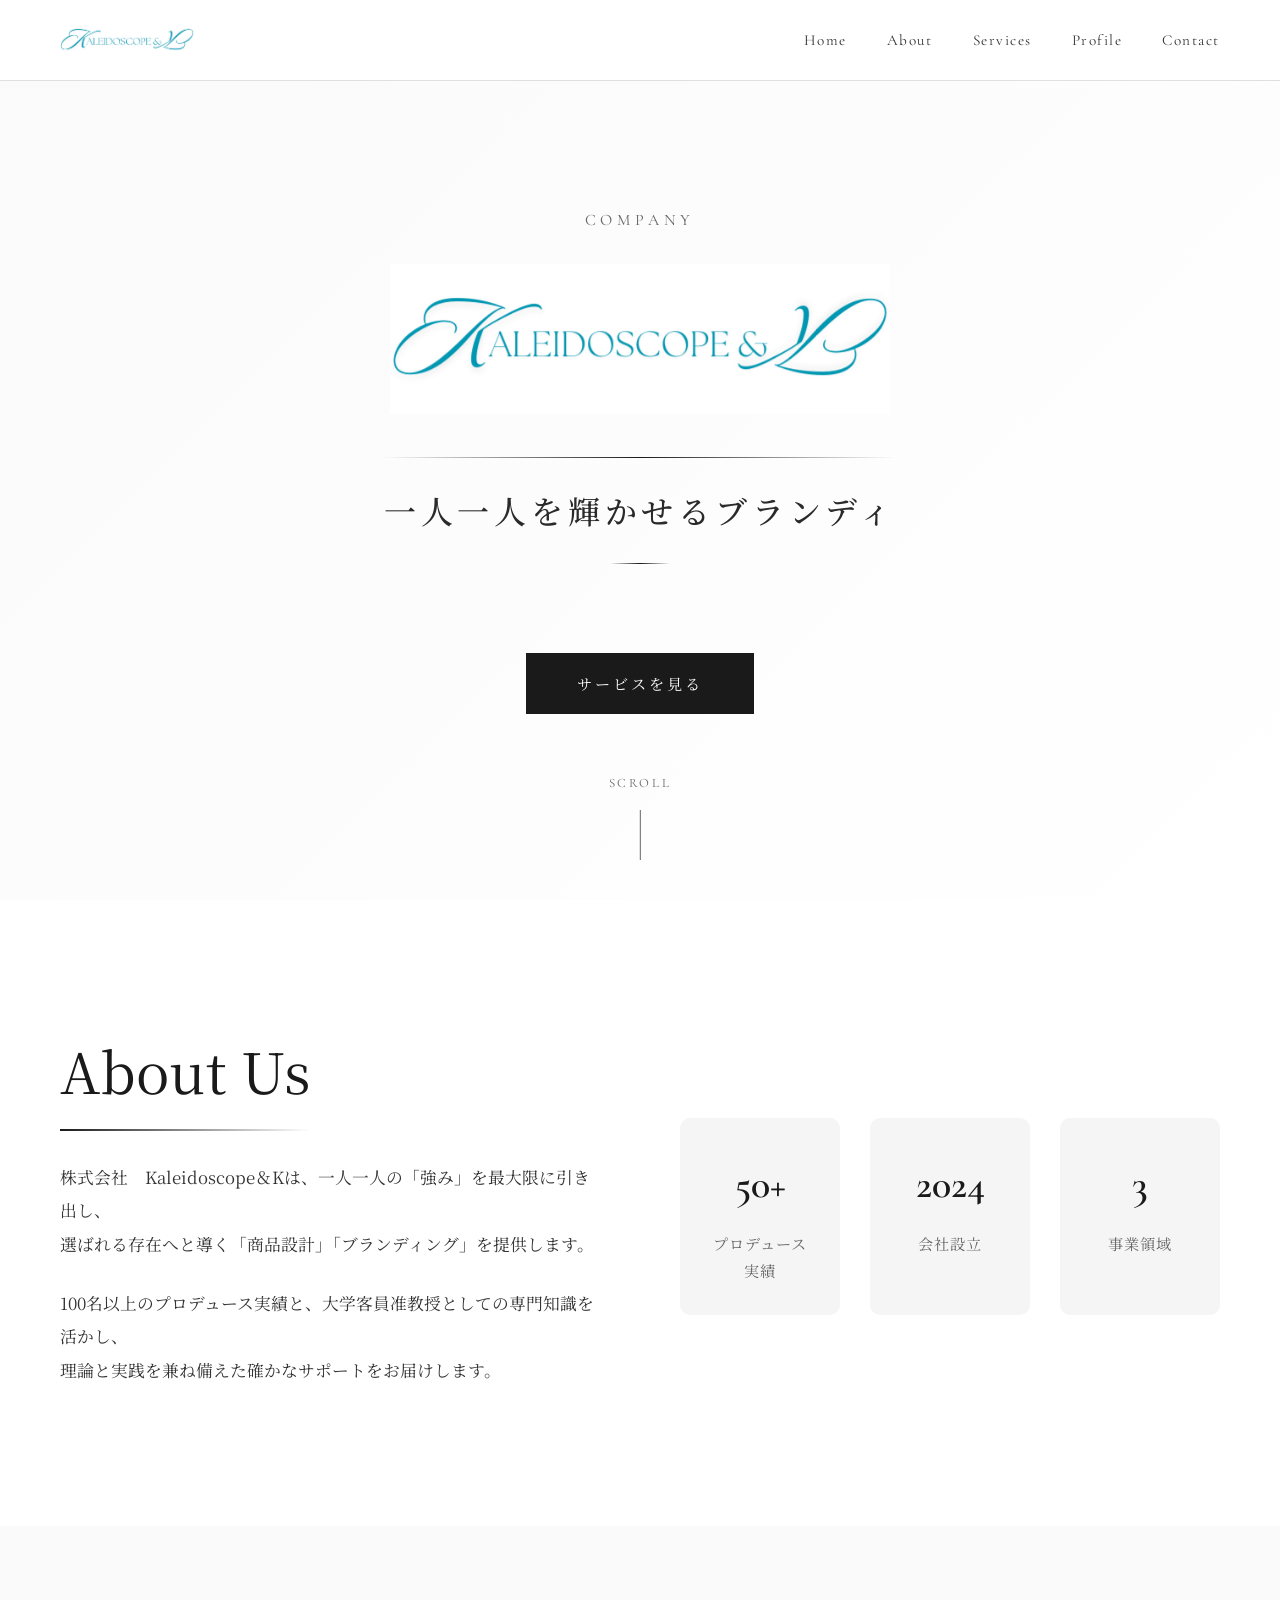
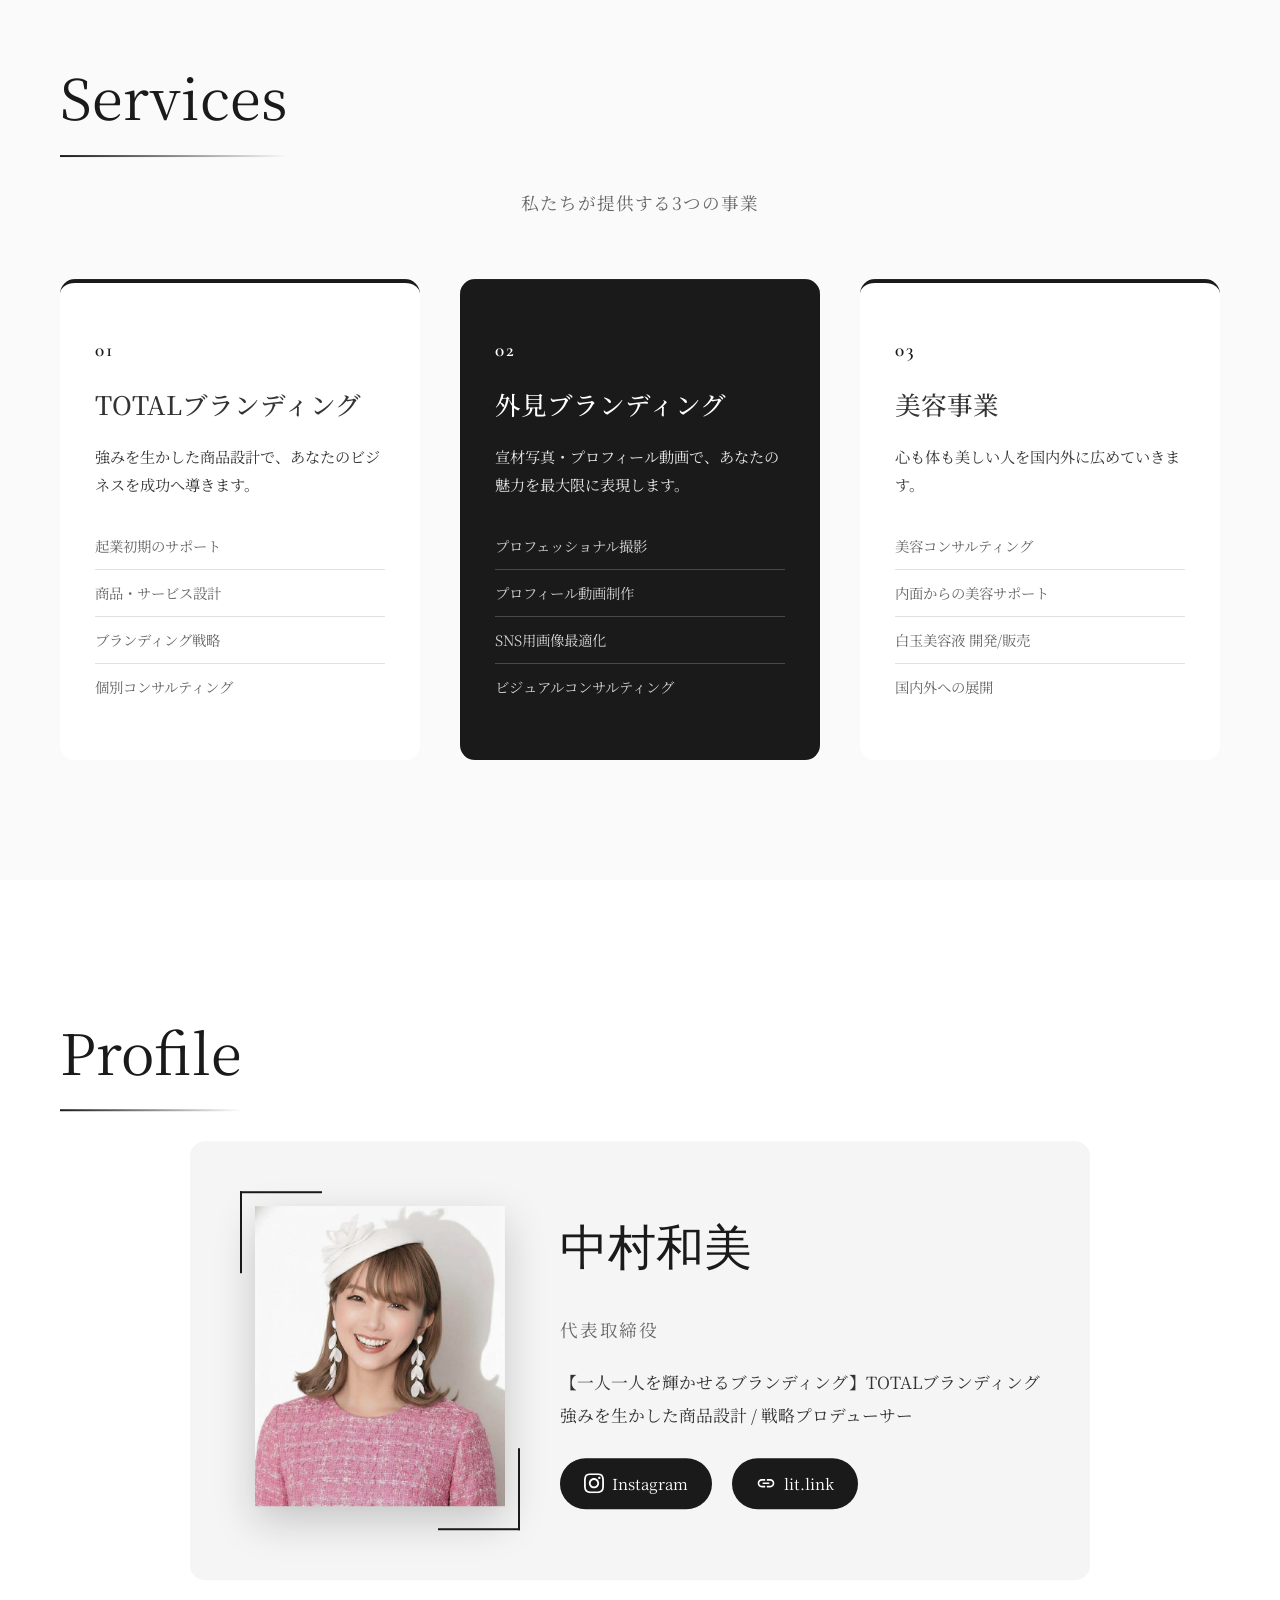
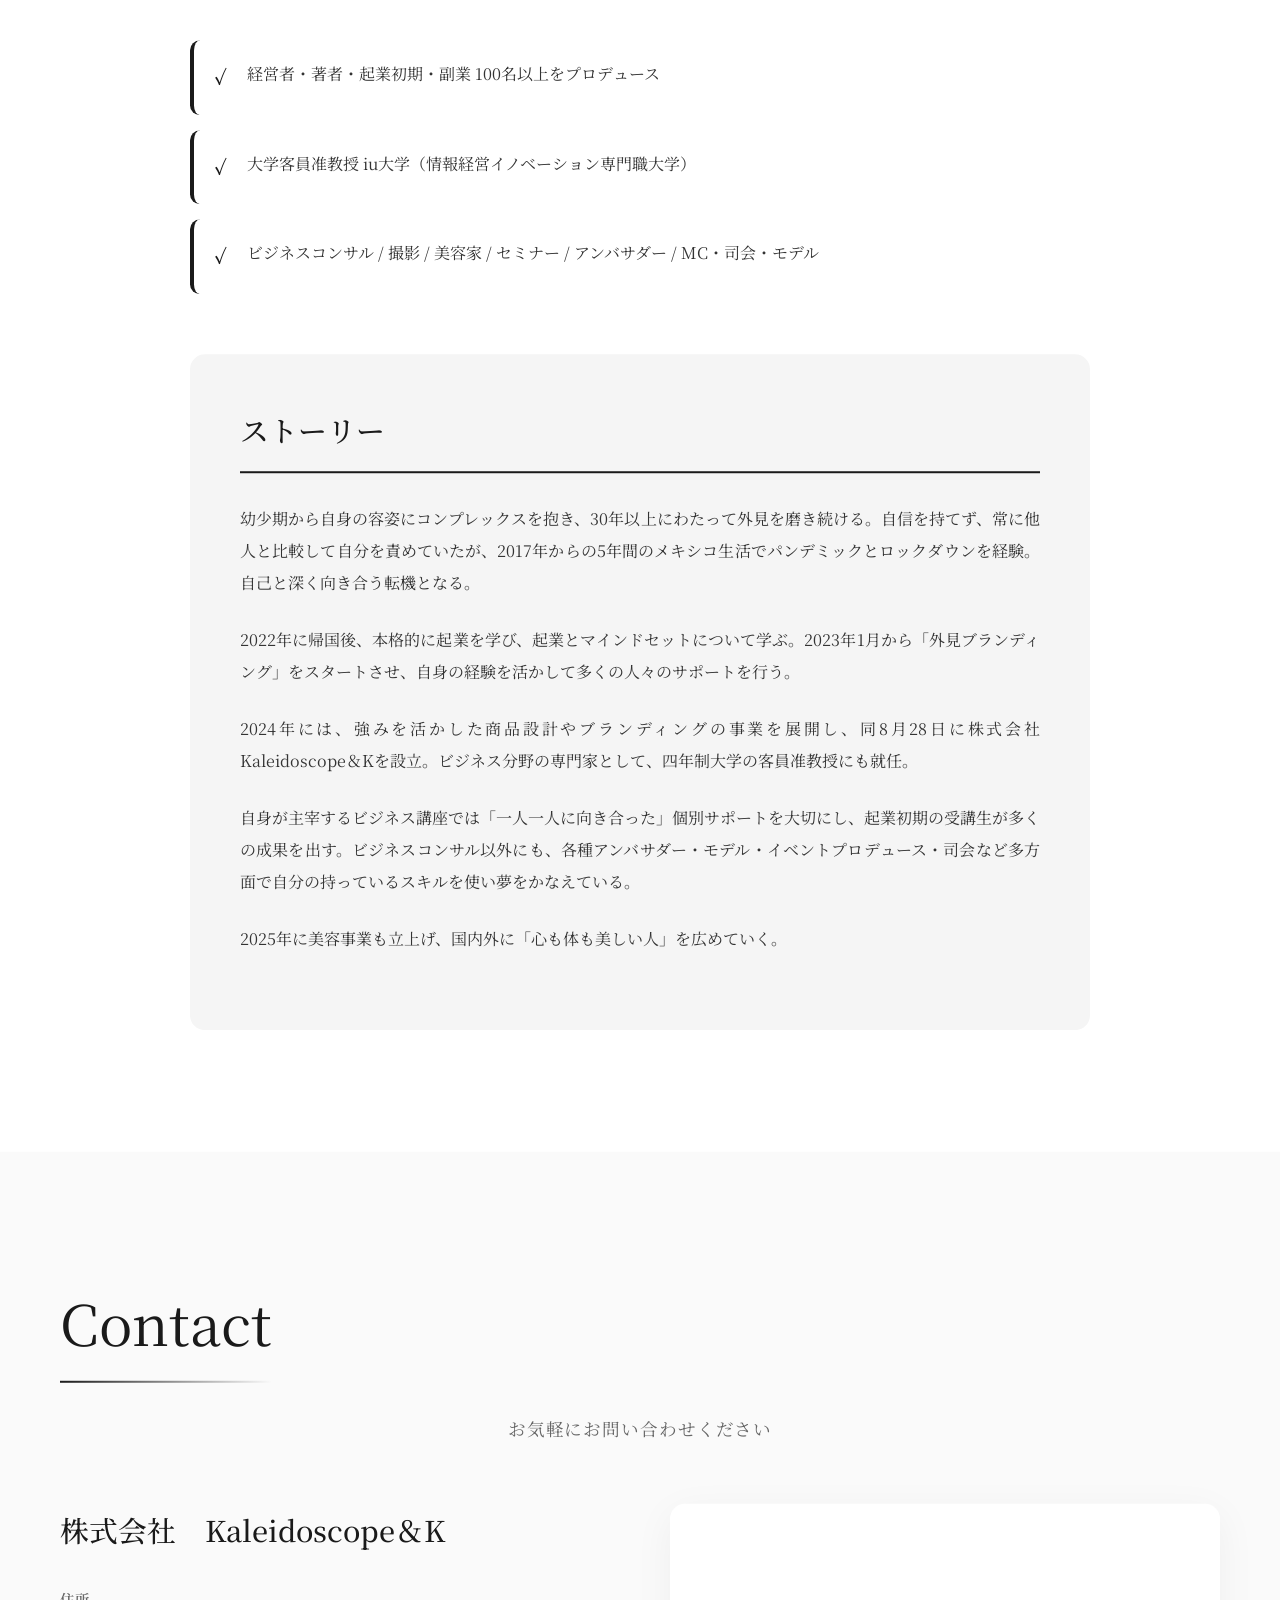
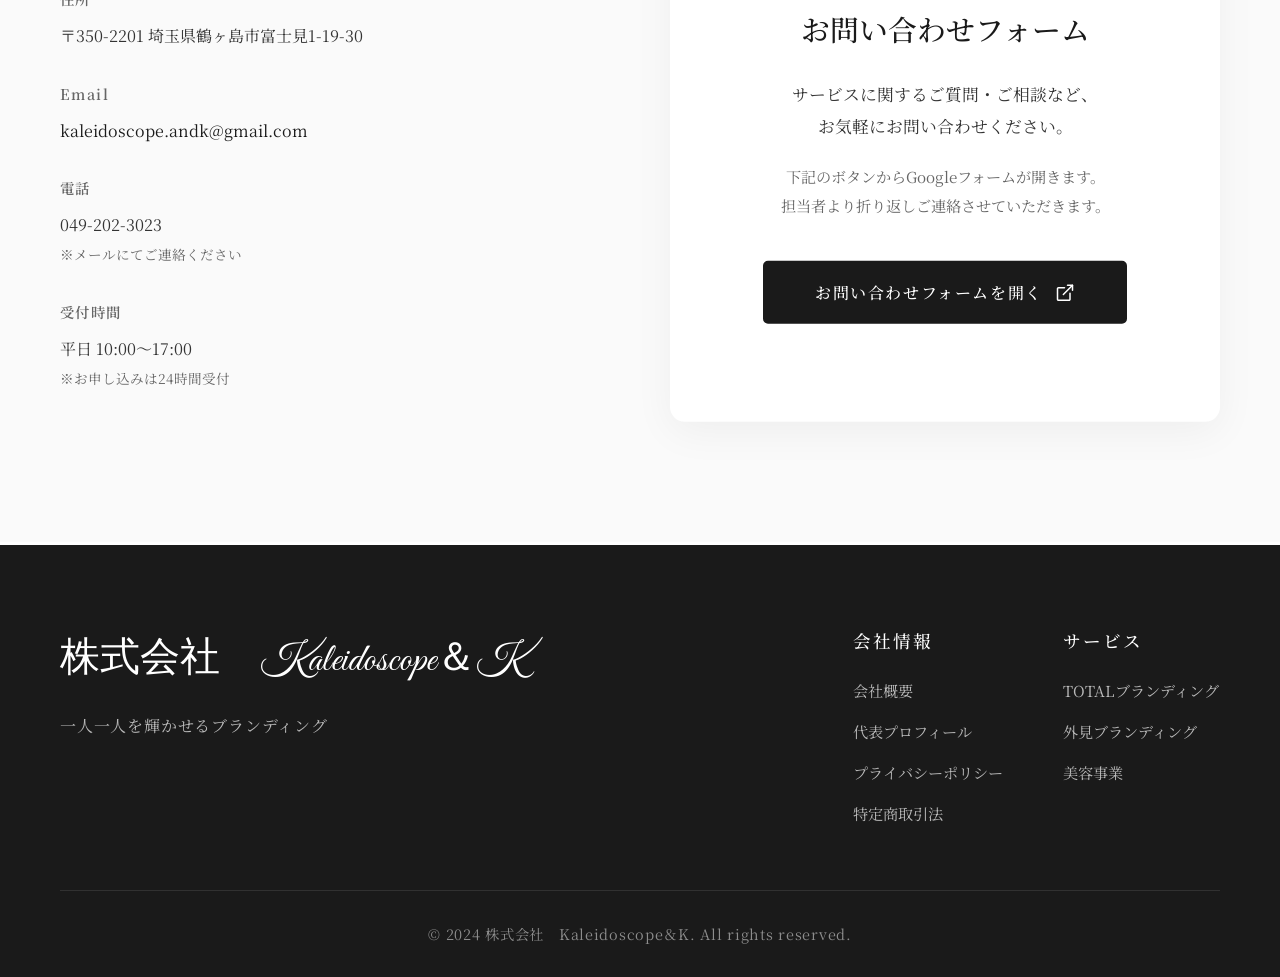
<file: index.html>
<!DOCTYPE html>
<html lang="ja">
<head>
    <meta charset="UTF-8">
    <meta name="viewport" content="width=device-width, initial-scale=1.0">
    <title>株式会社　Kaleidoscope＆K - TOTALブランディング</title>
    <meta name="description" content="選ばれる存在へと導く「商品設計」「ブランディング」をご提供する TOTALブランディングカンパニーです。">
    <link rel="preconnect" href="https://fonts.googleapis.com">
    <link rel="preconnect" href="https://fonts.gstatic.com" crossorigin>
    <link href="https://fonts.googleapis.com/css2?family=Cormorant+Garamond:wght@300;400;500;600&family=Noto+Serif+JP:wght@200;300;400;500;600&family=Allura&family=Great+Vibes&display=swap" rel="stylesheet">
    <link rel="stylesheet" href="styles.css">
</head>
<body>
    <!-- ナビゲーション -->
    <nav class="navbar">
        <div class="nav-container">
            <a href="#home" class="logo"><img src="rogo.png" alt="株式会社 Kaleidoscope&K"></a>
            <ul class="nav-menu">
                <li><a href="#home">Home</a></li>
                <li><a href="#about">About</a></li>
                <li><a href="#services">Services</a></li>
                <li><a href="#profile">Profile</a></li>
                <li><a href="#contact">Contact</a></li>
            </ul>
            <div class="hamburger">
                <span></span>
                <span></span>
                <span></span>
            </div>
        </div>
    </nav>

    <!-- ヒーローセクション -->
    <section id="home" class="hero">
        <div class="hero-content">
            <p class="hero-label">Company</p>
            <h1 class="hero-title"><img src="rogo.png" alt="株式会社 Kaleidoscope&K" class="hero-logo"></h1>
            <h2 class="hero-tagline handwriting-animation">一人一人を輝かせるブランディング</h2>
            <p class="hero-description handwriting-animation">「あなたらしさ」を輝かせ、選ばれる存在へ導く TOTALブランディング</p>
            <a href="#services" class="btn-primary">サービスを見る</a>
        </div>
        <div class="scroll-indicator">
            <span>Scroll</span>
            <div class="scroll-line"></div>
        </div>
    </section>

    <!-- Aboutセクション -->
    <section id="about" class="about">
        <div class="container">
            <div class="about-content">
                <div class="about-text">
                    <h2 class="section-title">About Us</h2>
                    <p class="about-description">
                        株式会社　Kaleidoscope＆Kは、一人一人の「強み」を最大限に引き出し、<br>
                        選ばれる存在へと導く「商品設計」「ブランディング」を提供します。
                    </p>
                    <p class="about-description">
                        100名以上のプロデュース実績と、大学客員准教授としての専門知識を活かし、<br>
                        理論と実践を兼ね備えた確かなサポートをお届けします。
                    </p>
                </div>
                <div class="about-stats">
                    <div class="stat-item">
                        <h3>100+</h3>
                        <p>プロデュース実績</p>
                    </div>
                    <div class="stat-item">
                        <h3>2024</h3>
                        <p>会社設立</p>
                    </div>
                    <div class="stat-item">
                        <h3>3</h3>
                        <p>事業領域</p>
                    </div>
                </div>
            </div>
        </div>
    </section>

    <!-- Servicesセクション -->
    <section id="services" class="services">
        <div class="container">
            <h2 class="section-title">Services</h2>
            <p class="section-subtitle">私たちが提供する3つの事業</p>

            <div class="services-grid">
                <div class="service-card">
                    <div class="service-number">01</div>
                    <h3>TOTALブランディング</h3>
                    <p>強みを生かした商品設計で、あなたのビジネスを成功へ導きます。</p>
                    <ul class="service-list">
                        <li>起業初期のサポート</li>
                        <li>商品・サービス設計</li>
                        <li>ブランディング戦略</li>
                        <li>個別コンサルティング</li>
                    </ul>
                </div>

                <div class="service-card featured">
                    <div class="service-number">02</div>
                    <h3>外見ブランディング</h3>
                    <p>宣材写真・プロフィール動画で、あなたの魅力を最大限に表現します。</p>
                    <ul class="service-list">
                        <li>プロフェッショナル撮影</li>
                        <li>プロフィール動画制作</li>
                        <li>SNS用画像最適化</li>
                        <li>ビジュアルコンサルティング</li>
                    </ul>
                </div>

                <div class="service-card">
                    <div class="service-number">03</div>
                    <h3>美容事業</h3>
                    <p>心も体も美しい人を国内外に広めていきます。</p>
                    <ul class="service-list">
                        <li>美容コンサルティング</li>
                        <li>内面からの美容サポート</li>
                        <li>白玉美容液 開発/販売</li>
                        <li>国内外への展開</li>
                    </ul>
                </div>
            </div>
        </div>
    </section>

    <!-- Profileセクション -->
    <section id="profile" class="profile">
        <div class="container">
            <h2 class="section-title">Profile</h2>

            <div class="profile-content">
                <div class="profile-header">
                    <div class="profile-photo">
                        <img src="pink-profile.jpg" alt="中村和美">
                    </div>
                    <div class="profile-info">
                        <h3 class="profile-name">中村和美</h3>
                        <p class="profile-role">代表取締役</p>
                        <p class="profile-tagline">【一人一人を輝かせるブランディング】TOTALブランディング<br>強みを生かした商品設計 / 戦略プロデューサー</p>
                        <div class="profile-links">
                        <a href="https://www.instagram.com/kazumi.nakamura.totalbranding?igsh=MWZhZjhsc3ZtaXNkNQ%3D%3D&utm_source=qr" target="_blank" rel="noopener noreferrer" class="profile-link">
                            <svg width="24" height="24" viewBox="0 0 24 24" fill="currentColor"><path d="M12 2.163c3.204 0 3.584.012 4.85.07 3.252.148 4.771 1.691 4.919 4.919.058 1.265.069 1.645.069 4.849 0 3.205-.012 3.584-.069 4.849-.149 3.225-1.664 4.771-4.919 4.919-1.266.058-1.644.07-4.85.07-3.204 0-3.584-.012-4.849-.07-3.26-.149-4.771-1.699-4.919-4.92-.058-1.265-.07-1.644-.07-4.849 0-3.204.013-3.583.07-4.849.149-3.227 1.664-4.771 4.919-4.919 1.266-.057 1.645-.069 4.849-.069zm0-2.163c-3.259 0-3.667.014-4.947.072-4.358.2-6.78 2.618-6.98 6.98-.059 1.281-.073 1.689-.073 4.948 0 3.259.014 3.668.072 4.948.2 4.358 2.618 6.78 6.98 6.98 1.281.058 1.689.072 4.948.072 3.259 0 3.668-.014 4.948-.072 4.354-.2 6.782-2.618 6.979-6.98.059-1.28.073-1.689.073-4.948 0-3.259-.014-3.667-.072-4.947-.196-4.354-2.617-6.78-6.979-6.98-1.281-.059-1.69-.073-4.949-.073zm0 5.838c-3.403 0-6.162 2.759-6.162 6.162s2.759 6.163 6.162 6.163 6.162-2.759 6.162-6.163c0-3.403-2.759-6.162-6.162-6.162zm0 10.162c-2.209 0-4-1.79-4-4 0-2.209 1.791-4 4-4s4 1.791 4 4c0 2.21-1.791 4-4 4zm6.406-11.845c-.796 0-1.441.645-1.441 1.44s.645 1.44 1.441 1.44c.795 0 1.439-.645 1.439-1.44s-.644-1.44-1.439-1.44z"/></svg>
                            Instagram
                        </a>
                        <a href="https://lit.link/kazuminbranding" target="_blank" rel="noopener noreferrer" class="profile-link">
                            <svg width="24" height="24" viewBox="0 0 24 24" fill="currentColor"><path d="M3.9 12c0-1.71 1.39-3.1 3.1-3.1h4V7H7c-2.76 0-5 2.24-5 5s2.24 5 5 5h4v-1.9H7c-1.71 0-3.1-1.39-3.1-3.1zM8 13h8v-2H8v2zm9-6h-4v1.9h4c1.71 0 3.1 1.39 3.1 3.1s-1.39 3.1-3.1 3.1h-4V17h4c2.76 0 5-2.24 5-5s-2.24-5-5-5z"/></svg>
                            lit.link
                        </a>
                        </div>
                    </div>
                </div>

                <div class="profile-achievements">
                    <div class="achievement-item">
                        <span class="achievement-icon">✓</span>
                        <p>経営者・著者・起業初期・副業 100名以上をプロデュース</p>
                    </div>
                    <div class="achievement-item">
                        <span class="achievement-icon">✓</span>
                        <p>大学客員准教授 iu大学（情報経営イノベーション専門職大学）</p>
                    </div>
                    <div class="achievement-item">
                        <span class="achievement-icon">✓</span>
                        <p>ビジネスコンサル / 撮影 / 美容家 / セミナー / アンバサダー / MC・司会・モデル</p>
                    </div>
                </div>

                <div class="profile-story">
                    <h4>ストーリー</h4>
                    <p>幼少期から自身の容姿にコンプレックスを抱き、30年以上にわたって外見を磨き続ける。自信を持てず、常に他人と比較して自分を責めていたが、2017年からの5年間のメキシコ生活でパンデミックとロックダウンを経験。自己と深く向き合う転機となる。</p>

                    <p>2022年に帰国後、本格的に起業を学び、起業とマインドセットについて学ぶ。2023年1月から「外見ブランディング」をスタートさせ、自身の経験を活かして多くの人々のサポートを行う。</p>

                    <p>2024年には、強みを活かした商品設計やブランディングの事業を展開し、同8月28日に株式会社　Kaleidoscope＆Kを設立。ビジネス分野の専門家として、四年制大学の客員准教授にも就任。</p>

                    <p>自身が主宰するビジネス講座では「一人一人に向き合った」個別サポートを大切にし、起業初期の受講生が多くの成果を出す。ビジネスコンサル以外にも、各種アンバサダー・モデル・イベントプロデュース・司会など多方面で自分の持っているスキルを使い夢をかなえている。</p>

                    <p>2025年に美容事業も立上げ、国内外に「心も体も美しい人」を広めていく。</p>
                </div>
            </div>
        </div>
    </section>

    <!-- Contactセクション -->
    <section id="contact" class="contact">
        <div class="container">
            <h2 class="section-title">Contact</h2>
            <p class="section-subtitle">お気軽にお問い合わせください</p>

            <div class="contact-content">
                <div class="contact-info">
                    <h3>株式会社　Kaleidoscope＆K</h3>
                    <div class="info-item">
                        <span class="info-label">住所</span>
                        <p>〒350-2201 埼玉県鶴ヶ島市富士見1-19-30</p>
                    </div>
                    <div class="info-item">
                        <span class="info-label">Email</span>
                        <p><a href="mailto:kaleidoscope.andk@gmail.com">kaleidoscope.andk@gmail.com</a></p>
                    </div>
                    <div class="info-item">
                        <span class="info-label">電話</span>
                        <p>049-202-3023<br><small>※メールにてご連絡ください</small></p>
                    </div>
                    <div class="info-item">
                        <span class="info-label">受付時間</span>
                        <p>平日 10:00〜17:00<br><small>※お申し込みは24時間受付</small></p>
                    </div>
                </div>

                <div class="contact-cta">
                    <div class="cta-content">
                        <h3>お問い合わせフォーム</h3>
                        <p>サービスに関するご質問・ご相談など、<br>お気軽にお問い合わせください。</p>
                        <p class="cta-note">下記のボタンからGoogleフォームが開きます。<br>担当者より折り返しご連絡させていただきます。</p>
                        <button onclick="window.open('https://forms.gle/yf2oaQvrmBkfpvSF8', '_blank', 'noopener,noreferrer')" class="btn-google-form">
                            <span>お問い合わせフォームを開く</span>
                            <svg width="20" height="20" viewBox="0 0 20 20" fill="none" xmlns="http://www.w3.org/2000/svg">
                                <path d="M15 10.5V16.5C15 16.7652 14.8946 17.0196 14.7071 17.2071C14.5196 17.3946 14.2652 17.5 14 17.5H3.5C3.23478 17.5 2.98043 17.3946 2.79289 17.2071C2.60536 17.0196 2.5 16.7652 2.5 16.5V6C2.5 5.73478 2.60536 5.48043 2.79289 5.29289C2.98043 5.10536 3.23478 5 3.5 5H9.5" stroke="currentColor" stroke-width="1.5" stroke-linecap="round" stroke-linejoin="round"/>
                                <path d="M12.5 2.5H17.5V7.5" stroke="currentColor" stroke-width="1.5" stroke-linecap="round" stroke-linejoin="round"/>
                                <path d="M8.33333 11.6667L17.5 2.5" stroke="currentColor" stroke-width="1.5" stroke-linecap="round" stroke-linejoin="round"/>
                            </svg>
                        </button>
                    </div>
                </div>
            </div>
        </div>
    </section>

    <!-- Footer -->
    <footer class="footer">
        <div class="container">
            <div class="footer-content">
                <div class="footer-brand">
                    <h3>株式会社　Kaleidoscope＆K</h3>
                    <p>一人一人を輝かせるブランディング</p>
                </div>
                <div class="footer-links">
                    <div class="footer-column">
                        <h4>会社情報</h4>
                        <ul>
                            <li><a href="#about">会社概要</a></li>
                            <li><a href="#profile">代表プロフィール</a></li>
                            <li><a href="privacy.html">プライバシーポリシー</a></li>
                            <li><a href="terms.html">特定商取引法</a></li>
                        </ul>
                    </div>
                    <div class="footer-column">
                        <h4>サービス</h4>
                        <ul>
                            <li><a href="#services">TOTALブランディング</a></li>
                            <li><a href="#services">外見ブランディング</a></li>
                            <li><a href="#services">美容事業</a></li>
                        </ul>
                    </div>
                </div>
            </div>
            <div class="footer-bottom">
                <p>&copy; 2024 株式会社　Kaleidoscope＆K. All rights reserved.</p>
            </div>
        </div>
    </footer>

    <script src="script.js"></script>
</body>
</html>
</file>
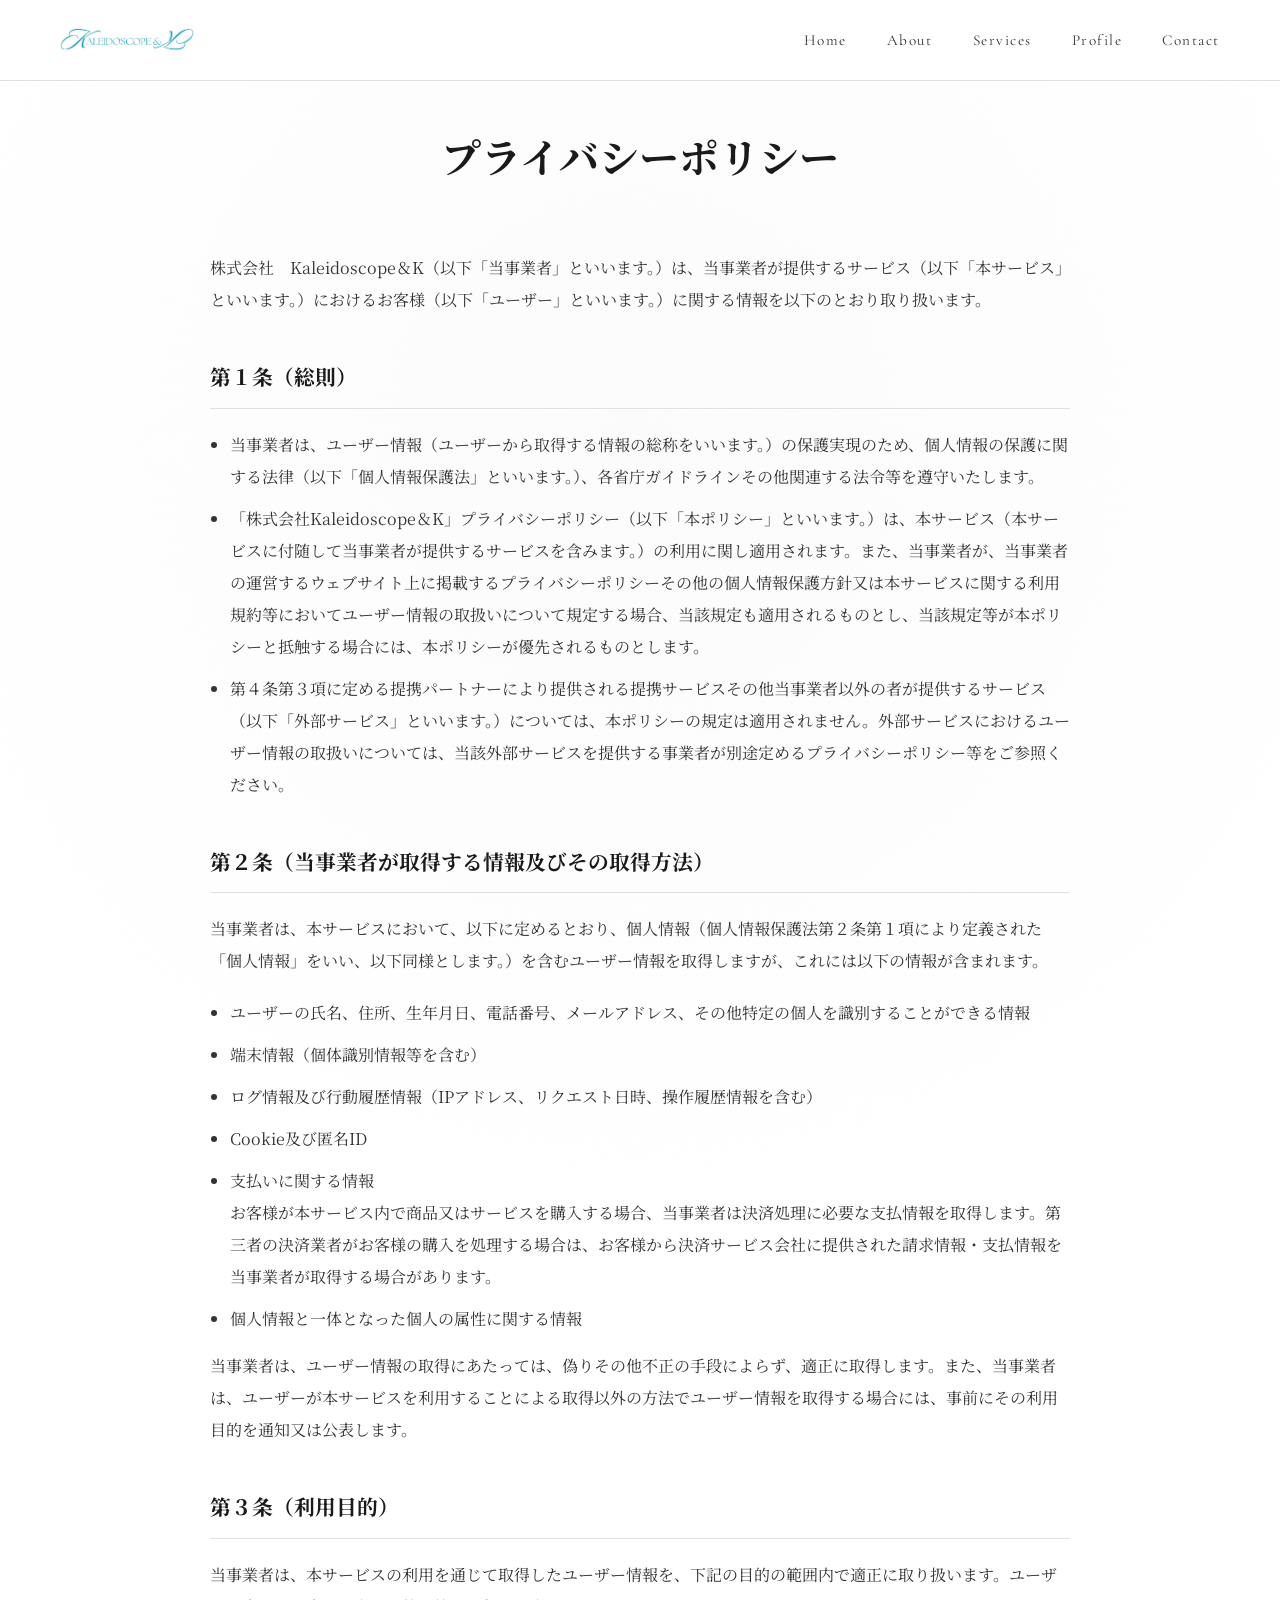
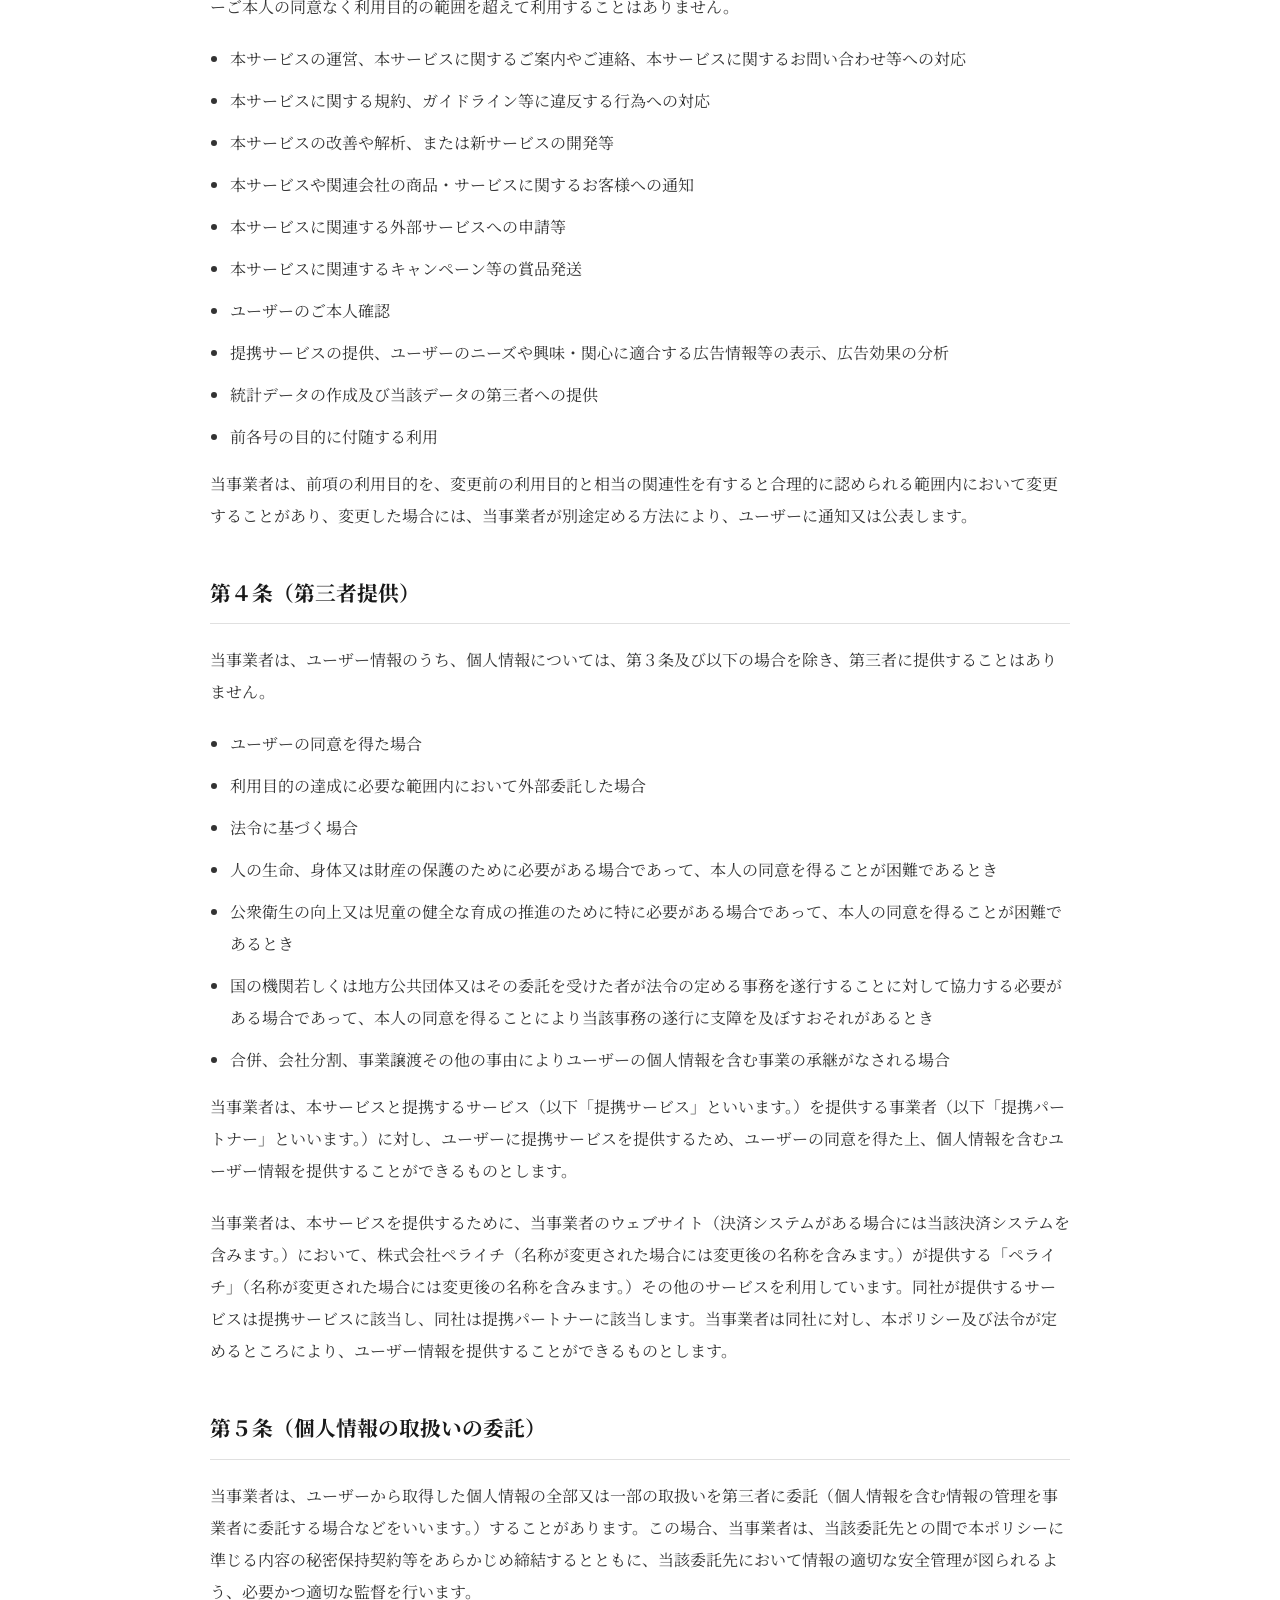
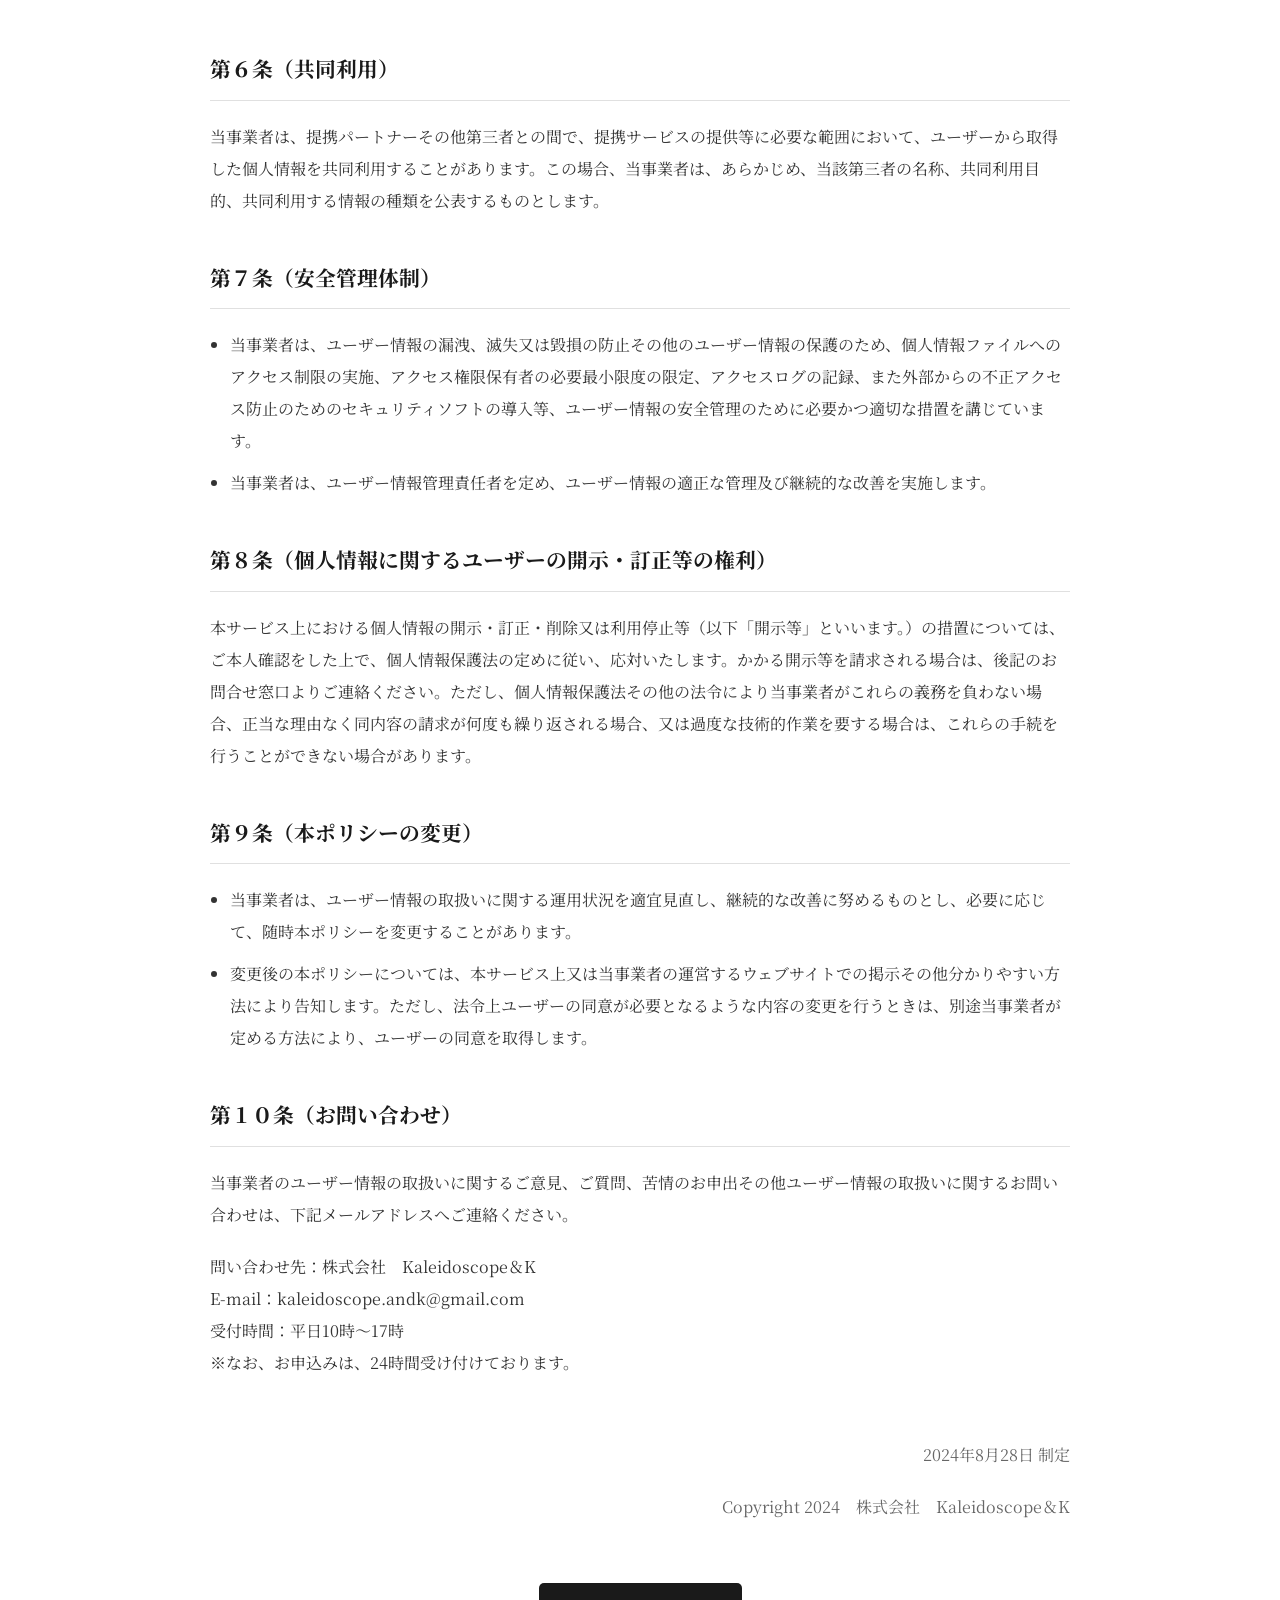
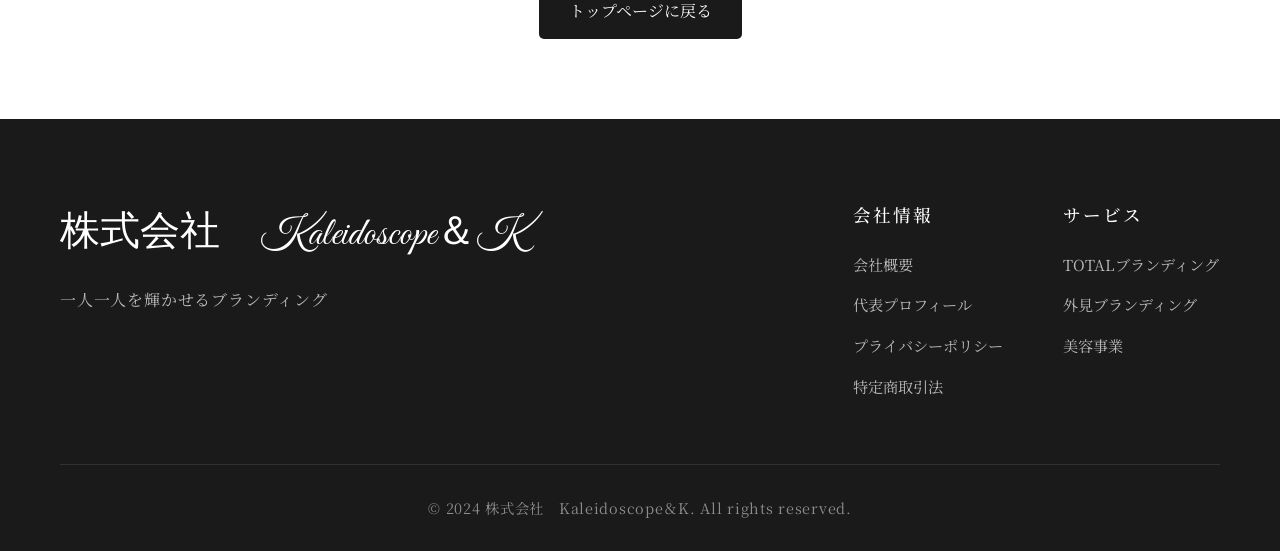
<file: privacy.html>
<!DOCTYPE html>
<html lang="ja">
<head>
    <meta charset="UTF-8">
    <meta name="viewport" content="width=device-width, initial-scale=1.0">
    <title>プライバシーポリシー | 株式会社 Kaleidoscope＆K</title>
    <meta name="description" content="株式会社Kaleidoscope＆Kのプライバシーポリシー">
    <link rel="preconnect" href="https://fonts.googleapis.com">
    <link rel="preconnect" href="https://fonts.gstatic.com" crossorigin>
    <link href="https://fonts.googleapis.com/css2?family=Cormorant+Garamond:wght@300;400;500;600&family=Noto+Serif+JP:wght@200;300;400;500;600&family=Allura&family=Great+Vibes&display=swap" rel="stylesheet">
    <link rel="stylesheet" href="styles.css">
    <style>
        .policy-page {
            padding: 120px 20px 80px;
            max-width: 900px;
            margin: 0 auto;
        }
        .policy-page h1 {
            font-family: var(--font-primary);
            font-size: 2.5em;
            text-align: center;
            margin-bottom: 60px;
            color: var(--color-primary);
        }
        .policy-content {
            font-family: var(--font-primary);
            line-height: 2;
            color: var(--color-text);
        }
        .policy-content p {
            margin-bottom: 20px;
        }
        .policy-content h2 {
            font-size: 1.3em;
            margin: 40px 0 20px;
            color: var(--color-primary);
            border-bottom: 1px solid var(--color-border);
            padding-bottom: 10px;
        }
        .policy-content ul {
            margin: 15px 0 15px 20px;
        }
        .policy-content li {
            margin-bottom: 10px;
        }
        .policy-footer {
            margin-top: 60px;
            text-align: right;
            color: var(--color-text-light);
        }
        .back-link {
            display: inline-block;
            margin-top: 40px;
            padding: 12px 30px;
            background: var(--color-primary);
            color: white;
            text-decoration: none;
            border-radius: 5px;
            transition: all 0.3s ease;
        }
        .back-link:hover {
            background: var(--color-secondary);
        }
    </style>
</head>
<body>
    <!-- ナビゲーション -->
    <nav class="navbar">
        <div class="nav-container">
            <a href="index.html" class="logo"><img src="rogo.png" alt="株式会社 Kaleidoscope&K"></a>
            <ul class="nav-menu">
                <li><a href="index.html#home">Home</a></li>
                <li><a href="index.html#about">About</a></li>
                <li><a href="index.html#services">Services</a></li>
                <li><a href="index.html#profile">Profile</a></li>
                <li><a href="index.html#contact">Contact</a></li>
            </ul>
            <div class="hamburger">
                <span></span>
                <span></span>
                <span></span>
            </div>
        </div>
    </nav>

    <div class="policy-page">
        <h1>プライバシーポリシー</h1>

        <div class="policy-content">
            <p>株式会社　Kaleidoscope＆K（以下「当事業者」といいます。）は、当事業者が提供するサービス（以下「本サービス」といいます。）におけるお客様（以下「ユーザー」といいます。）に関する情報を以下のとおり取り扱います。</p>

            <h2>第１条（総則）</h2>
            <ul>
                <li>当事業者は、ユーザー情報（ユーザーから取得する情報の総称をいいます。）の保護実現のため、個人情報の保護に関する法律（以下「個人情報保護法」といいます。）、各省庁ガイドラインその他関連する法令等を遵守いたします。</li>
                <li>「株式会社Kaleidoscope＆K」プライバシーポリシー（以下「本ポリシー」といいます。）は、本サービス（本サービスに付随して当事業者が提供するサービスを含みます。）の利用に関し適用されます。また、当事業者が、当事業者の運営するウェブサイト上に掲載するプライバシーポリシーその他の個人情報保護方針又は本サービスに関する利用規約等においてユーザー情報の取扱いについて規定する場合、当該規定も適用されるものとし、当該規定等が本ポリシーと抵触する場合には、本ポリシーが優先されるものとします。</li>
                <li>第４条第３項に定める提携パートナーにより提供される提携サービスその他当事業者以外の者が提供するサービス（以下「外部サービス」といいます。）については、本ポリシーの規定は適用されません。外部サービスにおけるユーザー情報の取扱いについては、当該外部サービスを提供する事業者が別途定めるプライバシーポリシー等をご参照ください。</li>
            </ul>

            <h2>第２条（当事業者が取得する情報及びその取得方法）</h2>
            <p>当事業者は、本サービスにおいて、以下に定めるとおり、個人情報（個人情報保護法第２条第１項により定義された「個人情報」をいい、以下同様とします。）を含むユーザー情報を取得しますが、これには以下の情報が含まれます。</p>
            <ul>
                <li>ユーザーの氏名、住所、生年月日、電話番号、メールアドレス、その他特定の個人を識別することができる情報</li>
                <li>端末情報（個体識別情報等を含む）</li>
                <li>ログ情報及び行動履歴情報（IPアドレス、リクエスト日時、操作履歴情報を含む）</li>
                <li>Cookie及び匿名ID</li>
                <li>支払いに関する情報<br>
                お客様が本サービス内で商品又はサービスを購入する場合、当事業者は決済処理に必要な支払情報を取得します。第三者の決済業者がお客様の購入を処理する場合は、お客様から決済サービス会社に提供された請求情報・支払情報を当事業者が取得する場合があります。</li>
                <li>個人情報と一体となった個人の属性に関する情報</li>
            </ul>
            <p>当事業者は、ユーザー情報の取得にあたっては、偽りその他不正の手段によらず、適正に取得します。また、当事業者は、ユーザーが本サービスを利用することによる取得以外の方法でユーザー情報を取得する場合には、事前にその利用目的を通知又は公表します。</p>

            <h2>第３条（利用目的）</h2>
            <p>当事業者は、本サービスの利用を通じて取得したユーザー情報を、下記の目的の範囲内で適正に取り扱います。ユーザーご本人の同意なく利用目的の範囲を超えて利用することはありません。</p>
            <ul>
                <li>本サービスの運営、本サービスに関するご案内やご連絡、本サービスに関するお問い合わせ等への対応</li>
                <li>本サービスに関する規約、ガイドライン等に違反する行為への対応</li>
                <li>本サービスの改善や解析、または新サービスの開発等</li>
                <li>本サービスや関連会社の商品・サービスに関するお客様への通知</li>
                <li>本サービスに関連する外部サービスへの申請等</li>
                <li>本サービスに関連するキャンペーン等の賞品発送</li>
                <li>ユーザーのご本人確認</li>
                <li>提携サービスの提供、ユーザーのニーズや興味・関心に適合する広告情報等の表示、広告効果の分析</li>
                <li>統計データの作成及び当該データの第三者への提供</li>
                <li>前各号の目的に付随する利用</li>
            </ul>
            <p>当事業者は、前項の利用目的を、変更前の利用目的と相当の関連性を有すると合理的に認められる範囲内において変更することがあり、変更した場合には、当事業者が別途定める方法により、ユーザーに通知又は公表します。</p>

            <h2>第４条（第三者提供）</h2>
            <p>当事業者は、ユーザー情報のうち、個人情報については、第３条及び以下の場合を除き、第三者に提供することはありません。</p>
            <ul>
                <li>ユーザーの同意を得た場合</li>
                <li>利用目的の達成に必要な範囲内において外部委託した場合</li>
                <li>法令に基づく場合</li>
                <li>人の生命、身体又は財産の保護のために必要がある場合であって、本人の同意を得ることが困難であるとき</li>
                <li>公衆衛生の向上又は児童の健全な育成の推進のために特に必要がある場合であって、本人の同意を得ることが困難であるとき</li>
                <li>国の機関若しくは地方公共団体又はその委託を受けた者が法令の定める事務を遂行することに対して協力する必要がある場合であって、本人の同意を得ることにより当該事務の遂行に支障を及ぼすおそれがあるとき</li>
                <li>合併、会社分割、事業譲渡その他の事由によりユーザーの個人情報を含む事業の承継がなされる場合</li>
            </ul>
            <p>当事業者は、本サービスと提携するサービス（以下「提携サービス」といいます。）を提供する事業者（以下「提携パートナー」といいます。）に対し、ユーザーに提携サービスを提供するため、ユーザーの同意を得た上、個人情報を含むユーザー情報を提供することができるものとします。</p>
            <p>当事業者は、本サービスを提供するために、当事業者のウェブサイト（決済システムがある場合には当該決済システムを含みます。）において、株式会社ペライチ（名称が変更された場合には変更後の名称を含みます。）が提供する「ペライチ」（名称が変更された場合には変更後の名称を含みます。）その他のサービスを利用しています。同社が提供するサービスは提携サービスに該当し、同社は提携パートナーに該当します。当事業者は同社に対し、本ポリシー及び法令が定めるところにより、ユーザー情報を提供することができるものとします。</p>

            <h2>第５条（個人情報の取扱いの委託）</h2>
            <p>当事業者は、ユーザーから取得した個人情報の全部又は一部の取扱いを第三者に委託（個人情報を含む情報の管理を事業者に委託する場合などをいいます。）することがあります。この場合、当事業者は、当該委託先との間で本ポリシーに準じる内容の秘密保持契約等をあらかじめ締結するとともに、当該委託先において情報の適切な安全管理が図られるよう、必要かつ適切な監督を行います。</p>

            <h2>第６条（共同利用）</h2>
            <p>当事業者は、提携パートナーその他第三者との間で、提携サービスの提供等に必要な範囲において、ユーザーから取得した個人情報を共同利用することがあります。この場合、当事業者は、あらかじめ、当該第三者の名称、共同利用目的、共同利用する情報の種類を公表するものとします。</p>

            <h2>第７条（安全管理体制）</h2>
            <ul>
                <li>当事業者は、ユーザー情報の漏洩、滅失又は毀損の防止その他のユーザー情報の保護のため、個人情報ファイルへのアクセス制限の実施、アクセス権限保有者の必要最小限度の限定、アクセスログの記録、また外部からの不正アクセス防止のためのセキュリティソフトの導入等、ユーザー情報の安全管理のために必要かつ適切な措置を講じています。</li>
                <li>当事業者は、ユーザー情報管理責任者を定め、ユーザー情報の適正な管理及び継続的な改善を実施します。</li>
            </ul>

            <h2>第８条（個人情報に関するユーザーの開示・訂正等の権利）</h2>
            <p>本サービス上における個人情報の開示・訂正・削除又は利用停止等（以下「開示等」といいます。）の措置については、ご本人確認をした上で、個人情報保護法の定めに従い、応対いたします。かかる開示等を請求される場合は、後記のお問合せ窓口よりご連絡ください。ただし、個人情報保護法その他の法令により当事業者がこれらの義務を負わない場合、正当な理由なく同内容の請求が何度も繰り返される場合、又は過度な技術的作業を要する場合は、これらの手続を行うことができない場合があります。</p>

            <h2>第９条（本ポリシーの変更）</h2>
            <ul>
                <li>当事業者は、ユーザー情報の取扱いに関する運用状況を適宜見直し、継続的な改善に努めるものとし、必要に応じて、随時本ポリシーを変更することがあります。</li>
                <li>変更後の本ポリシーについては、本サービス上又は当事業者の運営するウェブサイトでの掲示その他分かりやすい方法により告知します。ただし、法令上ユーザーの同意が必要となるような内容の変更を行うときは、別途当事業者が定める方法により、ユーザーの同意を取得します。</li>
            </ul>

            <h2>第１０条（お問い合わせ）</h2>
            <p>当事業者のユーザー情報の取扱いに関するご意見、ご質問、苦情のお申出その他ユーザー情報の取扱いに関するお問い合わせは、下記メールアドレスへご連絡ください。</p>
            <p>
                問い合わせ先：株式会社　Kaleidoscope＆K<br>
                E-mail：kaleidoscope.andk@gmail.com<br>
                受付時間：平日10時～17時<br>
                ※なお、お申込みは、24時間受け付けております。
            </p>

            <div class="policy-footer">
                <p>2024年8月28日 制定</p>
                <p>Copyright 2024　株式会社　Kaleidoscope＆K</p>
            </div>

            <div style="text-align: center;">
                <a href="index.html" class="back-link">トップページに戻る</a>
            </div>
        </div>
    </div>

    <!-- Footer -->
    <footer class="footer">
        <div class="container">
            <div class="footer-content">
                <div class="footer-brand">
                    <h3>株式会社　Kaleidoscope＆K</h3>
                    <p>一人一人を輝かせるブランディング</p>
                </div>
                <div class="footer-links">
                    <div class="footer-column">
                        <h4>会社情報</h4>
                        <ul>
                            <li><a href="index.html#about">会社概要</a></li>
                            <li><a href="index.html#profile">代表プロフィール</a></li>
                            <li><a href="privacy.html">プライバシーポリシー</a></li>
                            <li><a href="terms.html">特定商取引法</a></li>
                        </ul>
                    </div>
                    <div class="footer-column">
                        <h4>サービス</h4>
                        <ul>
                            <li><a href="index.html#services">TOTALブランディング</a></li>
                            <li><a href="index.html#services">外見ブランディング</a></li>
                            <li><a href="index.html#services">美容事業</a></li>
                        </ul>
                    </div>
                </div>
            </div>
            <div class="footer-bottom">
                <p>&copy; 2024 株式会社　Kaleidoscope＆K. All rights reserved.</p>
            </div>
        </div>
    </footer>

    <script src="script.js"></script>
</body>
</html>
</file>
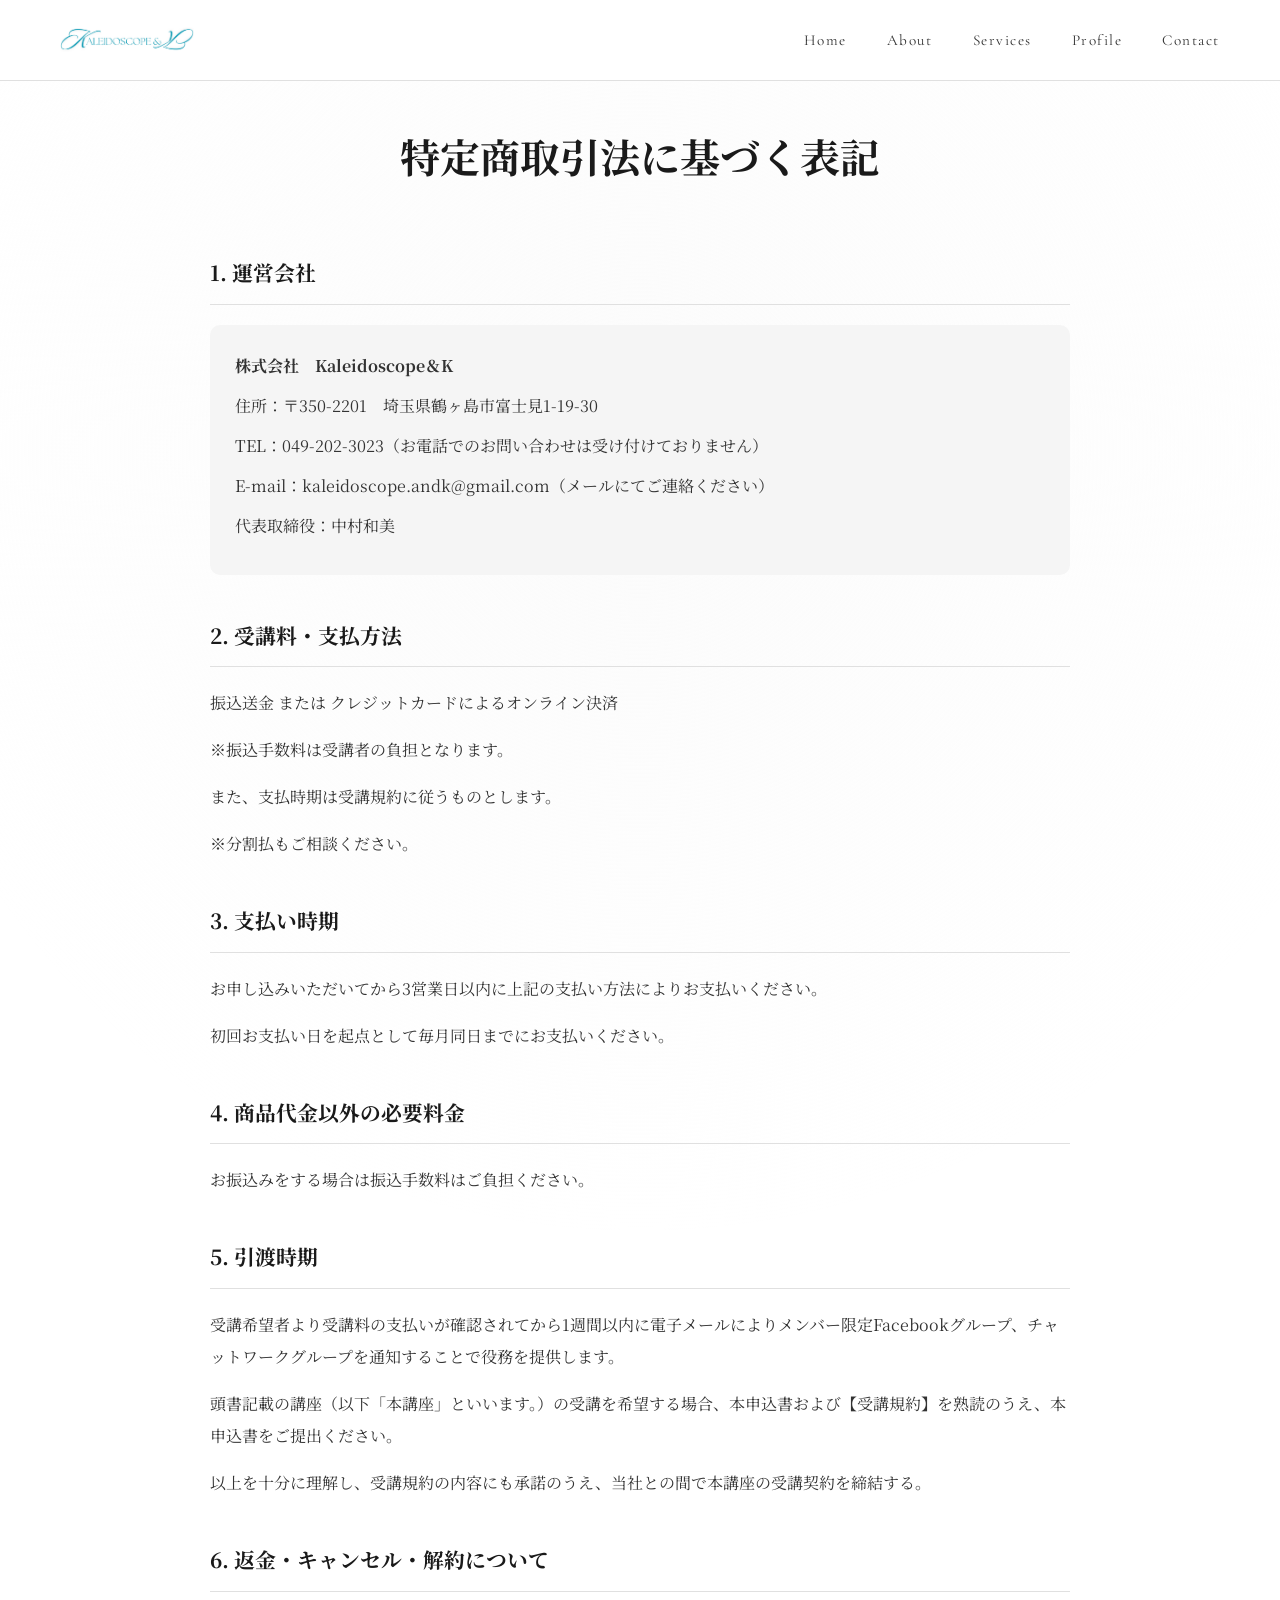
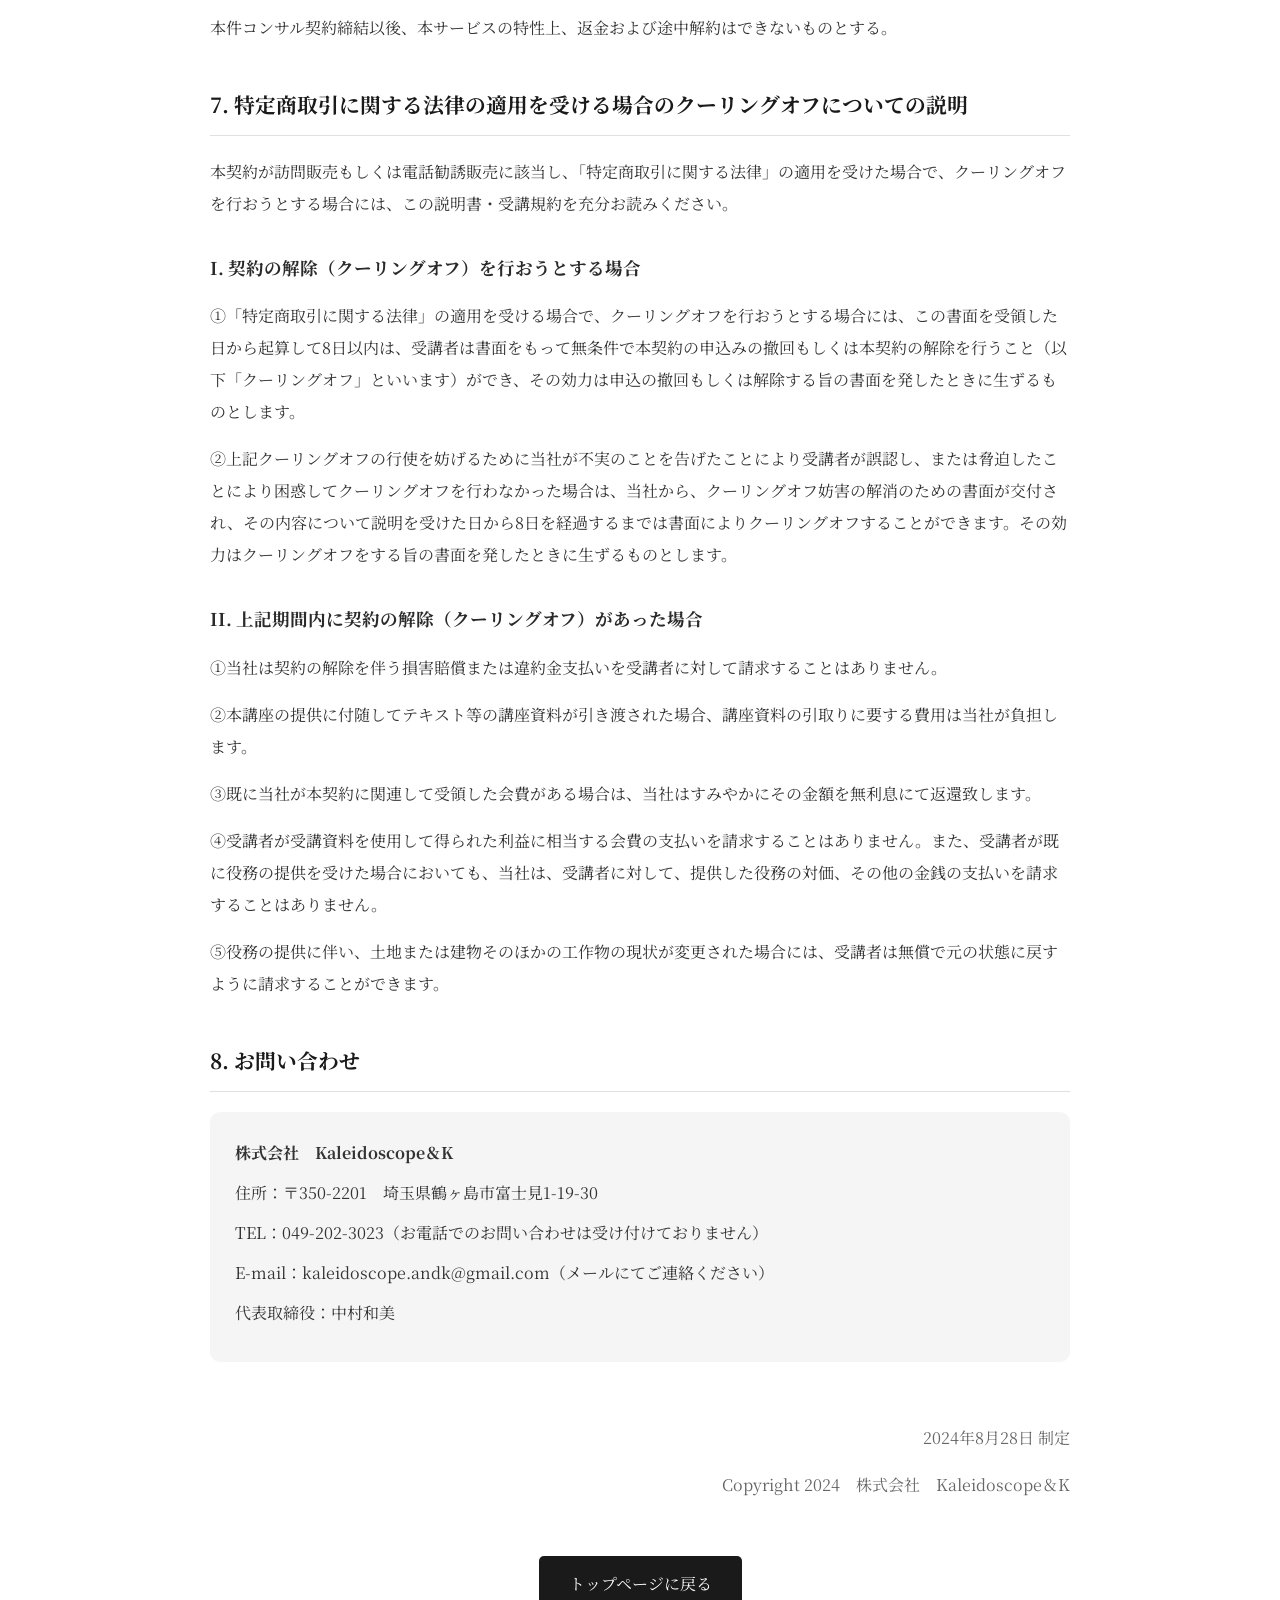
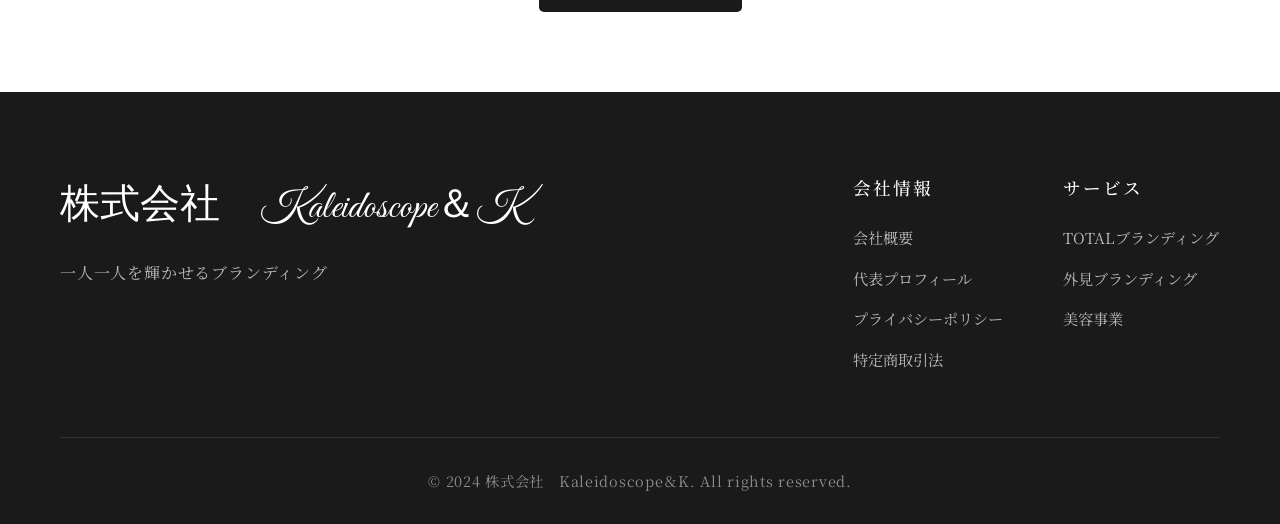
<file: terms.html>
<!DOCTYPE html>
<html lang="ja">
<head>
    <meta charset="UTF-8">
    <meta name="viewport" content="width=device-width, initial-scale=1.0">
    <title>特定商取引法に基づく表記 | 株式会社 Kaleidoscope＆K</title>
    <meta name="description" content="株式会社Kaleidoscope＆Kの特定商取引法に基づく表記">
    <link rel="preconnect" href="https://fonts.googleapis.com">
    <link rel="preconnect" href="https://fonts.gstatic.com" crossorigin>
    <link href="https://fonts.googleapis.com/css2?family=Cormorant+Garamond:wght@300;400;500;600&family=Noto+Serif+JP:wght@200;300;400;500;600&family=Allura&family=Great+Vibes&display=swap" rel="stylesheet">
    <link rel="stylesheet" href="styles.css">
    <style>
        .terms-page {
            padding: 120px 20px 80px;
            max-width: 900px;
            margin: 0 auto;
        }
        .terms-page h1 {
            font-family: var(--font-primary);
            font-size: 2.5em;
            text-align: center;
            margin-bottom: 60px;
            color: var(--color-primary);
        }
        .terms-content {
            font-family: var(--font-primary);
            line-height: 2;
            color: var(--color-text);
        }
        .terms-content p {
            margin-bottom: 15px;
        }
        .terms-content h2 {
            font-size: 1.3em;
            margin: 40px 0 20px;
            color: var(--color-primary);
            border-bottom: 1px solid var(--color-border);
            padding-bottom: 10px;
        }
        .terms-content h3 {
            font-size: 1.1em;
            margin: 30px 0 15px;
            color: var(--color-secondary);
        }
        .terms-content ul {
            margin: 15px 0 15px 20px;
        }
        .terms-content li {
            margin-bottom: 10px;
        }
        .terms-footer {
            margin-top: 60px;
            text-align: right;
            color: var(--color-text-light);
        }
        .back-link {
            display: inline-block;
            margin-top: 40px;
            padding: 12px 30px;
            background: var(--color-primary);
            color: white;
            text-decoration: none;
            border-radius: 5px;
            transition: all 0.3s ease;
        }
        .back-link:hover {
            background: var(--color-secondary);
        }
        .contact-box {
            background: var(--color-bg-gray);
            padding: 25px;
            border-radius: 10px;
            margin: 20px 0;
        }
        .contact-box p {
            margin-bottom: 8px;
        }
    </style>
</head>
<body>
    <!-- ナビゲーション -->
    <nav class="navbar">
        <div class="nav-container">
            <a href="index.html" class="logo"><img src="rogo.png" alt="株式会社 Kaleidoscope&K"></a>
            <ul class="nav-menu">
                <li><a href="index.html#home">Home</a></li>
                <li><a href="index.html#about">About</a></li>
                <li><a href="index.html#services">Services</a></li>
                <li><a href="index.html#profile">Profile</a></li>
                <li><a href="index.html#contact">Contact</a></li>
            </ul>
            <div class="hamburger">
                <span></span>
                <span></span>
                <span></span>
            </div>
        </div>
    </nav>

    <div class="terms-page">
        <h1>特定商取引法に基づく表記</h1>

        <div class="terms-content">

            <h2>1. 運営会社</h2>
            <div class="contact-box">
                <p><strong>株式会社　Kaleidoscope＆K</strong></p>
                <p>住所：〒350-2201　埼玉県鶴ヶ島市富士見1-19-30</p>
                <p>TEL：049-202-3023（お電話でのお問い合わせは受け付けておりません）</p>
                <p>E-mail：kaleidoscope.andk@gmail.com（メールにてご連絡ください）</p>
                <p>代表取締役：中村和美</p>
            </div>

            <h2>2. 受講料・支払方法</h2>
            <p>振込送金 または クレジットカードによるオンライン決済</p>
            <p>※振込手数料は受講者の負担となります。</p>
            <p>また、支払時期は受講規約に従うものとします。</p>
            <p>※分割払もご相談ください。</p>

            <h2>3. 支払い時期</h2>
            <p>お申し込みいただいてから3営業日以内に上記の支払い方法によりお支払いください。</p>
            <p>初回お支払い日を起点として毎月同日までにお支払いください。</p>

            <h2>4. 商品代金以外の必要料金</h2>
            <p>お振込みをする場合は振込手数料はご負担ください。</p>

            <h2>5. 引渡時期</h2>
            <p>受講希望者より受講料の支払いが確認されてから1週間以内に電子メールによりメンバー限定Facebookグループ、チャットワークグループを通知することで役務を提供します。</p>
            <p>頭書記載の講座（以下「本講座」といいます。）の受講を希望する場合、本申込書および【受講規約】を熟読のうえ、本申込書をご提出ください。</p>
            <p>以上を十分に理解し、受講規約の内容にも承諾のうえ、当社との間で本講座の受講契約を締結する。</p>

            <h2>6. 返金・キャンセル・解約について</h2>
            <p>本件コンサル契約締結以後、本サービスの特性上、返金および途中解約はできないものとする。</p>

            <h2>7. 特定商取引に関する法律の適用を受ける場合のクーリングオフについての説明</h2>
            <p>本契約が訪問販売もしくは電話勧誘販売に該当し、「特定商取引に関する法律」の適用を受けた場合で、クーリングオフを行おうとする場合には、この説明書・受講規約を充分お読みください。</p>

            <h3>I. 契約の解除（クーリングオフ）を行おうとする場合</h3>
            <p>①「特定商取引に関する法律」の適用を受ける場合で、クーリングオフを行おうとする場合には、この書面を受領した日から起算して8日以内は、受講者は書面をもって無条件で本契約の申込みの撤回もしくは本契約の解除を行うこと（以下「クーリングオフ」といいます）ができ、その効力は申込の撤回もしくは解除する旨の書面を発したときに生ずるものとします。</p>
            <p>②上記クーリングオフの行使を妨げるために当社が不実のことを告げたことにより受講者が誤認し、または脅迫したことにより困惑してクーリングオフを行わなかった場合は、当社から、クーリングオフ妨害の解消のための書面が交付され、その内容について説明を受けた日から8日を経過するまでは書面によりクーリングオフすることができます。その効力はクーリングオフをする旨の書面を発したときに生ずるものとします。</p>

            <h3>II. 上記期間内に契約の解除（クーリングオフ）があった場合</h3>
            <p>①当社は契約の解除を伴う損害賠償または違約金支払いを受講者に対して請求することはありません。</p>
            <p>②本講座の提供に付随してテキスト等の講座資料が引き渡された場合、講座資料の引取りに要する費用は当社が負担します。</p>
            <p>③既に当社が本契約に関連して受領した会費がある場合は、当社はすみやかにその金額を無利息にて返還致します。</p>
            <p>④受講者が受講資料を使用して得られた利益に相当する会費の支払いを請求することはありません。また、受講者が既に役務の提供を受けた場合においても、当社は、受講者に対して、提供した役務の対価、その他の金銭の支払いを請求することはありません。</p>
            <p>⑤役務の提供に伴い、土地または建物そのほかの工作物の現状が変更された場合には、受講者は無償で元の状態に戻すように請求することができます。</p>

            <h2>8. お問い合わせ</h2>
            <div class="contact-box">
                <p><strong>株式会社　Kaleidoscope＆K</strong></p>
                <p>住所：〒350-2201　埼玉県鶴ヶ島市富士見1-19-30</p>
                <p>TEL：049-202-3023（お電話でのお問い合わせは受け付けておりません）</p>
                <p>E-mail：kaleidoscope.andk@gmail.com（メールにてご連絡ください）</p>
                <p>代表取締役：中村和美</p>
            </div>

            <div class="terms-footer">
                <p>2024年8月28日 制定</p>
                <p>Copyright 2024　株式会社　Kaleidoscope＆K</p>
            </div>

            <div style="text-align: center;">
                <a href="index.html" class="back-link">トップページに戻る</a>
            </div>
        </div>
    </div>

    <!-- Footer -->
    <footer class="footer">
        <div class="container">
            <div class="footer-content">
                <div class="footer-brand">
                    <h3>株式会社　Kaleidoscope＆K</h3>
                    <p>一人一人を輝かせるブランディング</p>
                </div>
                <div class="footer-links">
                    <div class="footer-column">
                        <h4>会社情報</h4>
                        <ul>
                            <li><a href="index.html#about">会社概要</a></li>
                            <li><a href="index.html#profile">代表プロフィール</a></li>
                            <li><a href="privacy.html">プライバシーポリシー</a></li>
                            <li><a href="terms.html">特定商取引法</a></li>
                        </ul>
                    </div>
                    <div class="footer-column">
                        <h4>サービス</h4>
                        <ul>
                            <li><a href="index.html#services">TOTALブランディング</a></li>
                            <li><a href="index.html#services">外見ブランディング</a></li>
                            <li><a href="index.html#services">美容事業</a></li>
                        </ul>
                    </div>
                </div>
            </div>
            <div class="footer-bottom">
                <p>&copy; 2024 株式会社　Kaleidoscope＆K. All rights reserved.</p>
            </div>
        </div>
    </footer>

    <script src="script.js"></script>
</body>
</html>
</file>
<file: styles.css>
/* ===============================
   リセット & ベーススタイル
   =============================== */
* {
    margin: 0;
    padding: 0;
    box-sizing: border-box;
}

:root {
    --color-primary: #1a1a1a;
    --color-secondary: #2a2a2a;
    --color-text: #333;
    --color-text-light: #666;
    --color-bg: #ffffff;
    --color-bg-light: #fafafa;
    --color-bg-gray: #f5f5f5;
    --color-border: #e0e0e0;
    --font-primary: 'Noto Serif JP', serif;
    --font-cursive: 'Great Vibes', cursive;
    --font-elegant: 'Allura', cursive;
    --font-serif: 'Cormorant Garamond', serif;
}

html {
    scroll-behavior: smooth;
    font-size: 16px;
}

body {
    font-family: var(--font-primary);
    color: var(--color-text);
    line-height: 1.8;
    background: var(--color-bg);
    overflow-x: hidden;
    position: relative;
}

/* 背景の動的グラデーション */
body::before {
    content: '';
    position: fixed;
    top: -50%;
    left: -50%;
    width: 200%;
    height: 200%;
    background: radial-gradient(circle at 50% 50%, rgba(250, 250, 250, 0.8) 0%, transparent 50%);
    animation: rotateGradient 30s linear infinite;
    z-index: -1;
    pointer-events: none;
}

@keyframes rotateGradient {
    0% { transform: rotate(0deg); }
    100% { transform: rotate(360deg); }
}

.container {
    max-width: 1200px;
    margin: 0 auto;
    padding: 0 20px;
}

/* ===============================
   ナビゲーション
   =============================== */
.navbar {
    position: fixed;
    top: 0;
    left: 0;
    right: 0;
    background: rgba(255, 255, 255, 0.98);
    backdrop-filter: blur(10px);
    z-index: 1000;
    border-bottom: 1px solid var(--color-border);
    transition: all 0.3s ease;
}

.navbar.scrolled {
    box-shadow: 0 2px 20px rgba(0, 0, 0, 0.05);
}

.nav-container {
    max-width: 1200px;
    margin: 0 auto;
    padding: 20px;
    display: flex;
    justify-content: space-between;
    align-items: center;
}

.logo {
    font-family: var(--font-cursive);
    font-size: 1.8em;
    color: var(--color-primary);
    text-decoration: none;
    transition: all 0.3s ease;
}

.logo img {
    height: 40px;
    width: auto;
    display: block;
}

.logo:hover {
    opacity: 0.7;
}

.nav-menu {
    display: flex;
    list-style: none;
    gap: 40px;
}

.nav-menu a {
    font-family: var(--font-serif);
    font-size: 0.95em;
    letter-spacing: 0.1em;
    color: var(--color-text);
    text-decoration: none;
    font-weight: 400;
    transition: all 0.3s ease;
    position: relative;
}

.nav-menu a::after {
    content: '';
    position: absolute;
    bottom: -5px;
    left: 0;
    width: 0;
    height: 1px;
    background: var(--color-primary);
    transition: width 0.3s ease;
}

.nav-menu a:hover::after {
    width: 100%;
}

.hamburger {
    display: none;
    flex-direction: column;
    cursor: pointer;
    gap: 5px;
}

.hamburger span {
    width: 25px;
    height: 2px;
    background: var(--color-primary);
    transition: all 0.3s ease;
}

/* ===============================
   ヒーローセクション
   =============================== */
.hero {
    min-height: 100vh;
    display: flex;
    align-items: center;
    justify-content: center;
    position: relative;
    background: linear-gradient(135deg, #fafafa 0%, #ffffff 100%);
    padding: 100px 20px 80px;
}

.hero-content {
    text-align: center;
    max-width: 900px;
    animation: fadeInUp 1s ease;
}

.hero-label {
    font-family: var(--font-serif);
    font-size: 1em;
    letter-spacing: 0.3em;
    color: var(--color-text-light);
    text-transform: uppercase;
    margin-bottom: 30px;
    animation: fadeIn 1s ease 0.2s both;
}

.hero-title {
    font-family: var(--font-cursive);
    font-size: 4.5em;
    font-weight: 400;
    line-height: 1.2;
    color: var(--color-primary);
    margin-bottom: 15px;
    animation: fadeIn 1s ease 0.4s both;
}

.hero-logo {
    max-width: 500px;
    width: 100%;
    height: auto;
}

@media (max-width: 768px) {
    .hero-logo {
        max-width: 300px;
    }
}

/* 手書きアニメーション */
.handwriting-animation {
    position: relative;
    overflow: hidden;
}

.handwriting-animation::before {
    content: attr(data-text);
    position: absolute;
    top: 0;
    left: 0;
    width: 0;
    height: 100%;
    color: var(--color-primary);
    overflow: hidden;
    white-space: nowrap;
    animation: writeText 3s steps(30, end) 0.5s forwards;
}

@keyframes writeText {
    from {
        width: 0;
    }
    to {
        width: 100%;
    }
}

.hero-subtitle {
    font-family: var(--font-primary);
    font-size: 1em;
    font-weight: 300;
    letter-spacing: 0.15em;
    color: var(--color-text);
    margin-bottom: 5px;
    animation: fadeIn 1s ease 0.6s both;
}

.hero-tagline {
    font-family: var(--font-primary);
    font-size: 2em;
    font-weight: 500;
    line-height: 1.8;
    letter-spacing: 0.15em;
    color: var(--color-secondary);
    margin-bottom: 30px;
    padding: 25px 0;
    position: relative;
    display: inline-block;
    animation: fadeIn 1s ease 0.8s both;
}

.hero-tagline::before,
.hero-tagline::after {
    content: '';
    position: absolute;
    left: 50%;
    transform: translateX(-50%);
    width: 60px;
    height: 1px;
    background: linear-gradient(90deg, transparent, var(--color-primary), transparent);
}

.hero-tagline::before {
    top: 0;
}

.hero-tagline::after {
    bottom: 0;
}

.hero-description {
    font-family: var(--font-primary);
    font-size: 1.2em;
    font-weight: 400;
    line-height: 1.8;
    letter-spacing: 0.05em;
    color: var(--color-text-light);
    max-width: 800px;
    margin: 0 auto 50px;
    animation: fadeIn 1s ease 1s both;
}

.btn-primary {
    display: inline-block;
    padding: 16px 50px;
    background: var(--color-primary);
    color: white;
    font-family: var(--font-primary);
    font-size: 0.95em;
    font-weight: 400;
    letter-spacing: 0.2em;
    text-decoration: none;
    border: 1px solid var(--color-primary);
    transition: all 0.4s ease;
    animation: fadeIn 1s ease 1.2s both;
}

.btn-primary:hover {
    background: white;
    color: var(--color-primary);
    transform: translateY(-2px);
    box-shadow: 0 10px 30px rgba(0, 0, 0, 0.1);
}

.scroll-indicator {
    position: absolute;
    bottom: 40px;
    left: 50%;
    transform: translateX(-50%);
    display: flex;
    flex-direction: column;
    align-items: center;
    gap: 15px;
    animation: fadeIn 1s ease 1.5s both;
}

.scroll-indicator span {
    font-family: var(--font-serif);
    font-size: 0.8em;
    letter-spacing: 0.2em;
    color: var(--color-text-light);
    text-transform: uppercase;
}

.scroll-line {
    width: 1px;
    height: 50px;
    background: var(--color-text-light);
    animation: scrollDown 2s ease-in-out infinite;
}

/* ===============================
   Aboutセクション
   =============================== */
.about {
    padding: 120px 20px;
    background: var(--color-bg);
}

.about-content {
    display: grid;
    grid-template-columns: 1fr 1fr;
    gap: 80px;
    align-items: center;
}

.section-title {
    font-family: var(--font-primary);  /* Noto Serif JP */
    font-size: 3.5em;
    font-weight: 400;
    color: var(--color-primary);
    margin-bottom: 40px;
    position: relative;
    display: inline-block;
}

.section-title::after {
    content: '';
    position: absolute;
    bottom: -10px;
    left: 0;
    width: 0;
    height: 2px;
    background: linear-gradient(to right, var(--color-primary), transparent);
    animation: expandLine 1.5s ease forwards;
}

@keyframes expandLine {
    to { width: 100%; }
}

.about-description {
    font-size: 1.05em;
    line-height: 2;
    color: var(--color-text);
    margin-bottom: 25px;
}

.about-stats {
    display: grid;
    grid-template-columns: repeat(3, 1fr);
    gap: 30px;
}

.stat-item {
    text-align: center;
    padding: 30px;
    background: var(--color-bg-gray);
    border-radius: 10px;
    transition: all 0.3s ease;
    position: relative;
    overflow: hidden;
}

.stat-item::before {
    content: '';
    position: absolute;
    top: 50%;
    left: 50%;
    width: 0;
    height: 0;
    border-radius: 50%;
    background: rgba(26, 26, 26, 0.05);
    transform: translate(-50%, -50%);
    transition: width 0.6s ease, height 0.6s ease;
}

.stat-item:hover::before {
    width: 300px;
    height: 300px;
}

.stat-item:hover {
    transform: translateY(-8px) scale(1.05);
    box-shadow: 0 15px 40px rgba(0, 0, 0, 0.08);
}

.stat-item h3 {
    font-family: var(--font-serif);
    font-size: 2.5em;
    font-weight: 600;
    color: var(--color-primary);
    margin-bottom: 10px;
    position: relative;
    z-index: 1;
    animation: pulse 2s ease-in-out infinite;
}

@keyframes pulse {
    0%, 100% { transform: scale(1); }
    50% { transform: scale(1.05); }
}

.stat-item p {
    font-size: 0.95em;
    color: var(--color-text-light);
    letter-spacing: 0.05em;
}

/* ===============================
   Servicesセクション
   =============================== */
.services {
    padding: 120px 20px;
    background: var(--color-bg-light);
}

.section-subtitle {
    text-align: center;
    font-size: 1.1em;
    color: var(--color-text-light);
    margin-bottom: 60px;
    letter-spacing: 0.05em;
}

.services-grid {
    display: grid;
    grid-template-columns: repeat(3, 1fr);
    gap: 40px;
    margin-top: 60px;
}

.service-card {
    background: white;
    padding: 50px 35px;
    border-radius: 15px;
    transition: all 0.4s cubic-bezier(0.175, 0.885, 0.32, 1.275);
    border-top: 4px solid var(--color-primary);
    position: relative;
    overflow: hidden;
}

.service-card::before {
    content: '';
    position: absolute;
    top: 0;
    left: -100%;
    width: 100%;
    height: 100%;
    background: linear-gradient(90deg, transparent, rgba(255,255,255,0.3), transparent);
    transition: left 0.5s ease;
}

.service-card:hover::before {
    left: 100%;
}

.service-card:hover {
    transform: translateY(-15px) scale(1.02);
    box-shadow: 0 25px 70px rgba(0, 0, 0, 0.12);
}

.service-card.featured {
    background: var(--color-primary);
    color: white;
}

.service-card.featured h3,
.service-card.featured .service-number {
    color: white;
}

.service-number {
    font-family: var(--font-serif);
    font-size: 1.2em;
    font-weight: 600;
    letter-spacing: 0.1em;
    color: var(--color-primary);
    margin-bottom: 20px;
}

.service-card h3 {
    font-size: 1.6em;
    font-weight: 500;
    margin-bottom: 20px;
    line-height: 1.4;
}

.service-card p {
    font-size: 0.95em;
    line-height: 1.8;
    margin-bottom: 25px;
    color: var(--color-text);
}

.service-card.featured p {
    color: rgba(255, 255, 255, 0.9);
}

.service-list {
    list-style: none;
    padding: 0;
}

.service-list li {
    padding: 10px 0;
    border-bottom: 1px solid var(--color-border);
    font-size: 0.9em;
    color: var(--color-text-light);
}

.service-card.featured .service-list li {
    border-bottom-color: rgba(255, 255, 255, 0.2);
    color: rgba(255, 255, 255, 0.8);
}

.service-list li:last-child {
    border-bottom: none;
}

/* ===============================
   Profileセクション
   =============================== */
.profile {
    padding: 120px 20px;
    background: var(--color-bg);
}

.profile-content {
    max-width: 900px;
    margin: 0 auto;
}

.profile-header {
    display: flex;
    align-items: center;
    gap: 40px;
    margin-bottom: 60px;
    padding: 50px;
    background: var(--color-bg-gray);
    border-radius: 15px;
}

.profile-photo {
    flex-shrink: 0;
    position: relative;
    padding: 15px;
}

.profile-photo::before,
.profile-photo::after {
    content: '';
    position: absolute;
    width: 80px;
    height: 80px;
    border: 2px solid var(--color-primary);
    transition: all 0.4s ease;
}

.profile-photo::before {
    top: 0;
    left: 0;
    border-right: none;
    border-bottom: none;
}

.profile-photo::after {
    bottom: 0;
    right: 0;
    border-left: none;
    border-top: none;
}

.profile-photo:hover::before,
.profile-photo:hover::after {
    width: 100px;
    height: 100px;
}

.profile-photo img {
    width: 250px;
    height: 300px;
    object-fit: cover;
    object-position: top;
    border-radius: 0;
    box-shadow: 0 15px 40px rgba(0, 0, 0, 0.2);
    transition: all 0.4s ease;
    filter: grayscale(20%);
}

.profile-photo:hover img {
    filter: grayscale(0%);
    transform: scale(1.02);
}

.profile-info {
    text-align: left;
}

@media (max-width: 768px) {
    .profile-header {
        flex-direction: column;
        text-align: center;
        padding: 30px;
    }

    .profile-photo {
        margin-bottom: 20px;
    }

    .profile-photo img {
        width: 200px;
        height: 240px;
    }

    .profile-info {
        text-align: center;
    }

    .profile-links {
        justify-content: center;
        flex-wrap: wrap;
    }

    .profile-link {
        padding: 10px 20px;
        font-size: 0.9em;
    }
}

.profile-name {
    font-family: var(--font-elegant);
    font-size: 3em;
    font-weight: 400;
    color: var(--color-primary);
    margin-bottom: 15px;
}

.profile-role {
    font-size: 1.1em;
    color: var(--color-text-light);
    letter-spacing: 0.1em;
    margin-bottom: 20px;
}

.profile-tagline {
    font-size: 1.05em;
    line-height: 2;
    color: var(--color-text);
}

.profile-links {
    display: flex;
    gap: 20px;
    margin-top: 25px;
}

.profile-link {
    display: inline-flex;
    align-items: center;
    gap: 8px;
    padding: 12px 24px;
    background: var(--color-primary);
    color: white;
    text-decoration: none;
    border-radius: 30px;
    font-size: 0.95em;
    transition: all 0.3s ease;
}

.profile-link:hover {
    background: var(--color-secondary);
    transform: translateY(-2px);
    box-shadow: 0 5px 15px rgba(0, 0, 0, 0.2);
}

.profile-link svg {
    width: 20px;
    height: 20px;
}

.profile-achievements {
    margin-bottom: 60px;
}

.achievement-item {
    display: flex;
    gap: 20px;
    padding: 20px;
    margin-bottom: 15px;
    background: white;
    border-radius: 10px;
    border-left: 4px solid var(--color-primary);
    transition: all 0.3s ease;
}

.achievement-item:hover {
    transform: translateX(10px);
    box-shadow: 0 10px 30px rgba(0, 0, 0, 0.05);
}

.achievement-icon {
    font-size: 1.2em;
    color: var(--color-primary);
    font-weight: bold;
}

.achievement-item p {
    flex: 1;
    line-height: 1.8;
    color: var(--color-text);
}

.profile-story {
    padding: 50px;
    background: var(--color-bg-gray);
    border-radius: 15px;
}

.profile-story h4 {
    font-size: 1.8em;
    font-weight: 500;
    margin-bottom: 30px;
    color: var(--color-primary);
    border-bottom: 2px solid var(--color-primary);
    padding-bottom: 15px;
}

.profile-story p {
    line-height: 2;
    margin-bottom: 25px;
    color: var(--color-text);
    text-align: justify;
}

/* ===============================
   Contactセクション
   =============================== */
.contact {
    padding: 120px 20px;
    background: var(--color-bg-light);
}

.contact-content {
    display: grid;
    grid-template-columns: 1fr 1fr;
    gap: 60px;
    margin-top: 60px;
}

.contact-info h3 {
    font-size: 1.8em;
    font-weight: 500;
    margin-bottom: 30px;
    color: var(--color-primary);
}

.info-item {
    margin-bottom: 30px;
}

.info-label {
    display: block;
    font-size: 0.9em;
    font-weight: 600;
    letter-spacing: 0.1em;
    color: var(--color-text-light);
    margin-bottom: 10px;
}

.info-item p {
    font-size: 1em;
    line-height: 1.8;
    color: var(--color-text);
}

.info-item a {
    color: var(--color-primary);
    text-decoration: none;
    transition: all 0.3s ease;
}

.info-item a:hover {
    opacity: 0.7;
}

.info-item small {
    font-size: 0.85em;
    color: var(--color-text-light);
}

.contact-cta {
    background: white;
    padding: 60px 50px;
    border-radius: 15px;
    box-shadow: 0 10px 40px rgba(0, 0, 0, 0.05);
    text-align: center;
    display: flex;
    align-items: center;
    justify-content: center;
}

.cta-content h3 {
    font-size: 1.8em;
    font-weight: 500;
    margin-bottom: 25px;
    color: var(--color-primary);
}

.cta-content p {
    font-size: 1.05em;
    line-height: 1.9;
    color: var(--color-text);
    margin-bottom: 20px;
}

.cta-note {
    font-size: 0.95em !important;
    color: var(--color-text-light) !important;
    margin-bottom: 40px !important;
}

.btn-google-form {
    display: inline-flex;
    align-items: center;
    gap: 12px;
    padding: 18px 50px;
    background: var(--color-primary);
    color: white;
    font-family: var(--font-primary);
    font-size: 1em;
    font-weight: 500;
    letter-spacing: 0.1em;
    text-decoration: none;
    border: 2px solid var(--color-primary);
    border-radius: 5px;
    transition: all 0.4s cubic-bezier(0.175, 0.885, 0.32, 1.275);
    cursor: pointer;
    position: relative;
    overflow: hidden;
}

.btn-google-form::before {
    content: '';
    position: absolute;
    top: 50%;
    left: 50%;
    width: 0;
    height: 0;
    border-radius: 50%;
    background: rgba(255, 255, 255, 0.1);
    transform: translate(-50%, -50%);
    transition: width 0.6s ease, height 0.6s ease;
}

.btn-google-form:hover::before {
    width: 300px;
    height: 300px;
}

.btn-google-form:hover {
    background: white;
    color: var(--color-primary);
    transform: translateY(-5px) scale(1.05);
    box-shadow: 0 20px 50px rgba(0, 0, 0, 0.2);
}

.btn-google-form svg {
    transition: transform 0.4s cubic-bezier(0.175, 0.885, 0.32, 1.275);
}

.btn-google-form:hover svg {
    transform: translateX(8px) translateY(-8px) rotate(5deg);
}

.btn-google-form span {
    position: relative;
    z-index: 1;
}

/* ボタンの点滅アニメーション */
@keyframes buttonGlow {
    0%, 100% {
        box-shadow: 0 0 5px rgba(26, 26, 26, 0.2);
    }
    50% {
        box-shadow: 0 0 20px rgba(26, 26, 26, 0.4), 0 0 30px rgba(26, 26, 26, 0.2);
    }
}

.btn-google-form {
    animation: buttonGlow 3s ease-in-out infinite;
}

/* ===============================
   Footer
   =============================== */
.footer {
    background: var(--color-primary);
    color: white;
    padding: 80px 20px 30px;
}

.footer-content {
    display: grid;
    grid-template-columns: 2fr 1fr;
    gap: 60px;
    margin-bottom: 50px;
}

.footer-brand h3 {
    font-family: var(--font-cursive);
    font-size: 2.5em;
    font-weight: 400;
    margin-bottom: 15px;
}

.footer-brand p {
    font-size: 1em;
    color: rgba(255, 255, 255, 0.7);
    letter-spacing: 0.05em;
}

.footer-links {
    display: flex;
    gap: 60px;
}

.footer-column h4 {
    font-size: 1.1em;
    font-weight: 500;
    margin-bottom: 20px;
    letter-spacing: 0.1em;
}

.footer-column ul {
    list-style: none;
}

.footer-column ul li {
    margin-bottom: 12px;
}

.footer-column ul li a {
    color: rgba(255, 255, 255, 0.7);
    text-decoration: none;
    font-size: 0.95em;
    transition: all 0.3s ease;
}

.footer-column ul li a:hover {
    color: white;
    padding-left: 5px;
}

.footer-bottom {
    text-align: center;
    padding-top: 30px;
    border-top: 1px solid rgba(255, 255, 255, 0.1);
}

.footer-bottom p {
    font-size: 0.9em;
    color: rgba(255, 255, 255, 0.5);
    letter-spacing: 0.05em;
}

/* ===============================
   アニメーション
   =============================== */
@keyframes fadeIn {
    from {
        opacity: 0;
    }
    to {
        opacity: 1;
    }
}

@keyframes fadeInUp {
    from {
        opacity: 0;
        transform: translateY(30px);
    }
    to {
        opacity: 1;
        transform: translateY(0);
    }
}

@keyframes scrollDown {
    0%, 100% {
        transform: translateY(0);
    }
    50% {
        transform: translateY(15px);
    }
}

/* ===============================
   レスポンシブデザイン
   =============================== */
@media (max-width: 768px) {
    .nav-menu {
        position: fixed;
        top: 70px;
        left: -100%;
        width: 100%;
        height: calc(100vh - 70px);
        background: white;
        flex-direction: column;
        justify-content: center;
        align-items: center;
        gap: 30px;
        transition: left 0.3s ease;
    }

    .nav-menu.active {
        left: 0;
    }

    .hamburger {
        display: flex;
    }

    .hamburger.active span:nth-child(1) {
        transform: rotate(45deg) translate(5px, 5px);
    }

    .hamburger.active span:nth-child(2) {
        opacity: 0;
    }

    .hamburger.active span:nth-child(3) {
        transform: rotate(-45deg) translate(7px, -6px);
    }

    .hero-title {
        font-size: 3em;
    }

    .hero-tagline {
        font-size: 1.8em;
    }

    .hero-description {
        font-size: 1.2em;
    }

    .about-content {
        grid-template-columns: 1fr;
        gap: 50px;
    }

    .about-stats {
        grid-template-columns: 1fr;
    }

    .services-grid {
        grid-template-columns: 1fr;
    }

    .contact-content {
        grid-template-columns: 1fr;
    }

    .profile-content {
        padding: 0 10px;
    }

    .profile-name {
        font-size: 2em;
    }

    .profile-tagline {
        font-size: 0.95em;
        line-height: 1.8;
    }

    .achievement-item {
        flex-direction: column;
        gap: 10px;
        text-align: center;
    }

    .achievement-item:hover {
        transform: none;
    }

    .profile-story {
        padding: 30px 20px;
    }

    .profile-story h4 {
        font-size: 1.4em;
    }

    .profile-story p {
        text-align: left;
        line-height: 1.8;
    }

    .footer-content {
        grid-template-columns: 1fr;
    }

    .footer-links {
        flex-direction: column;
        gap: 30px;
    }
}
</file>
